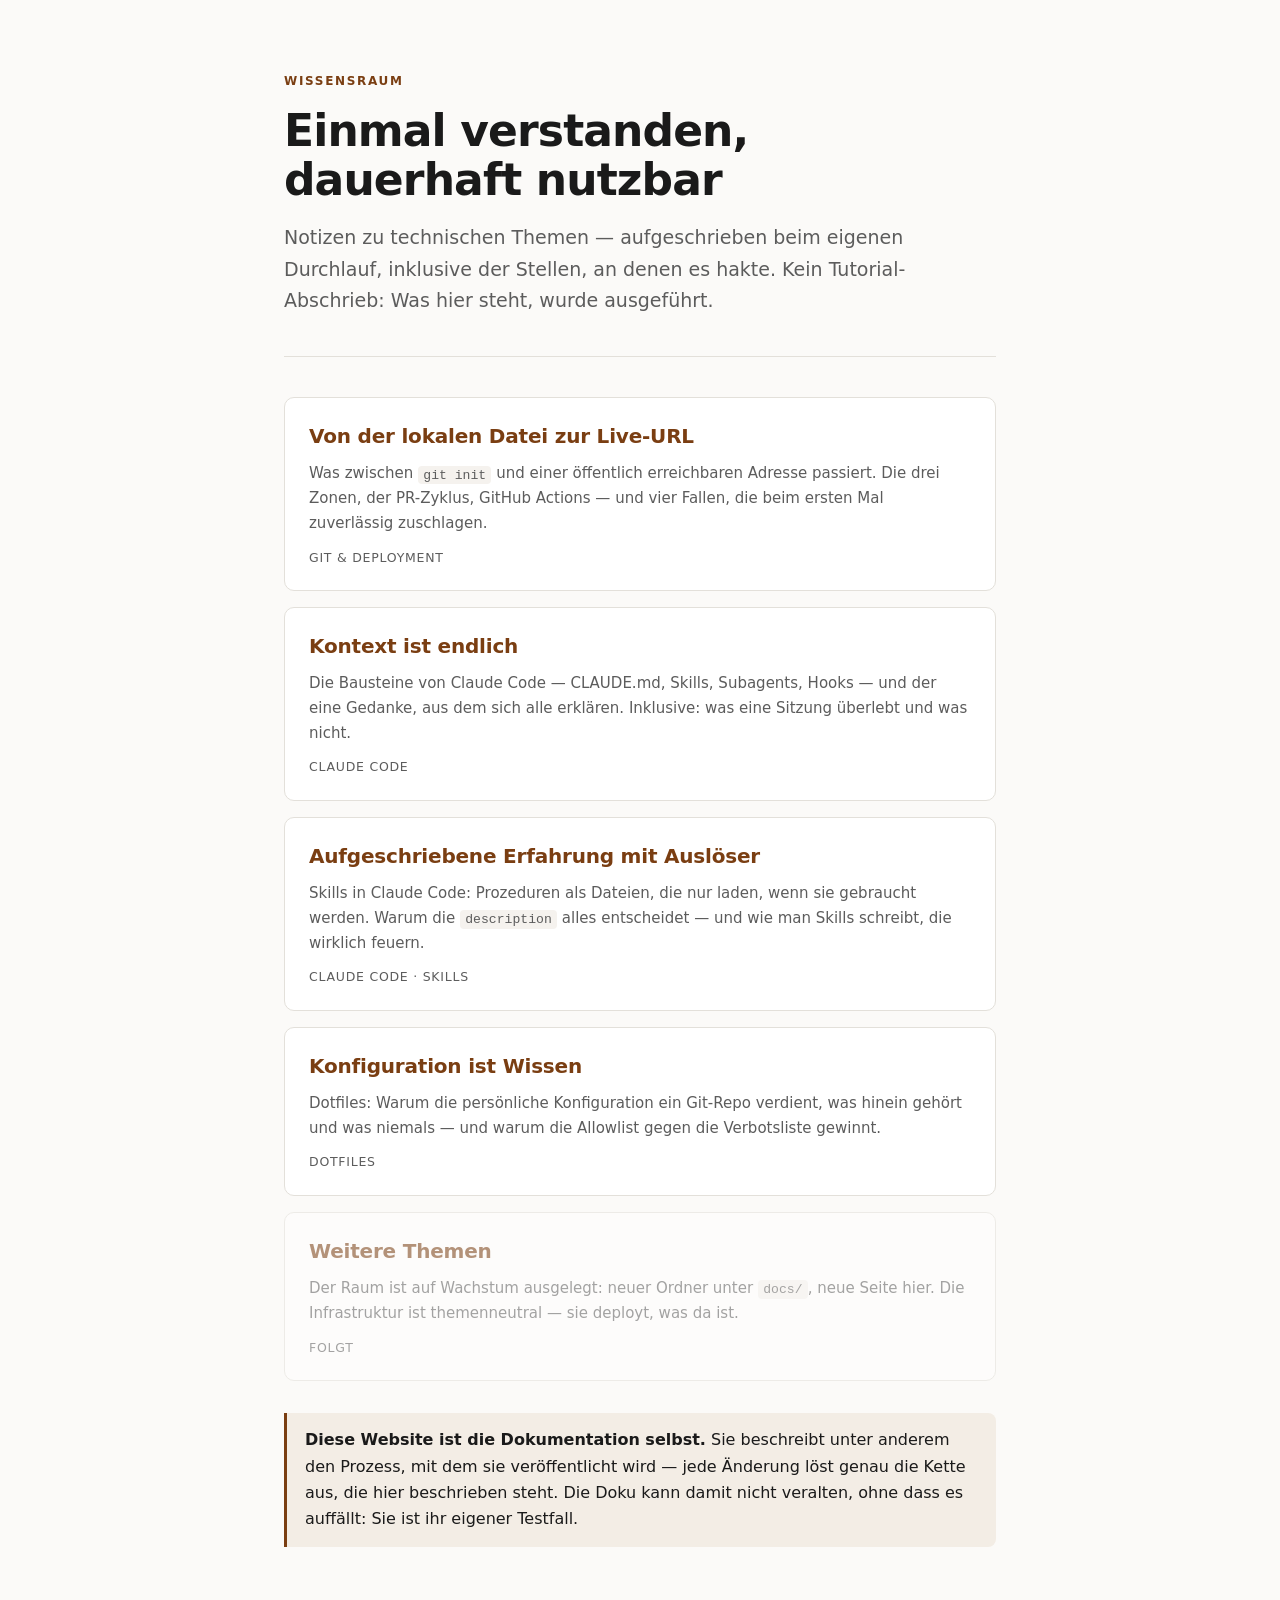
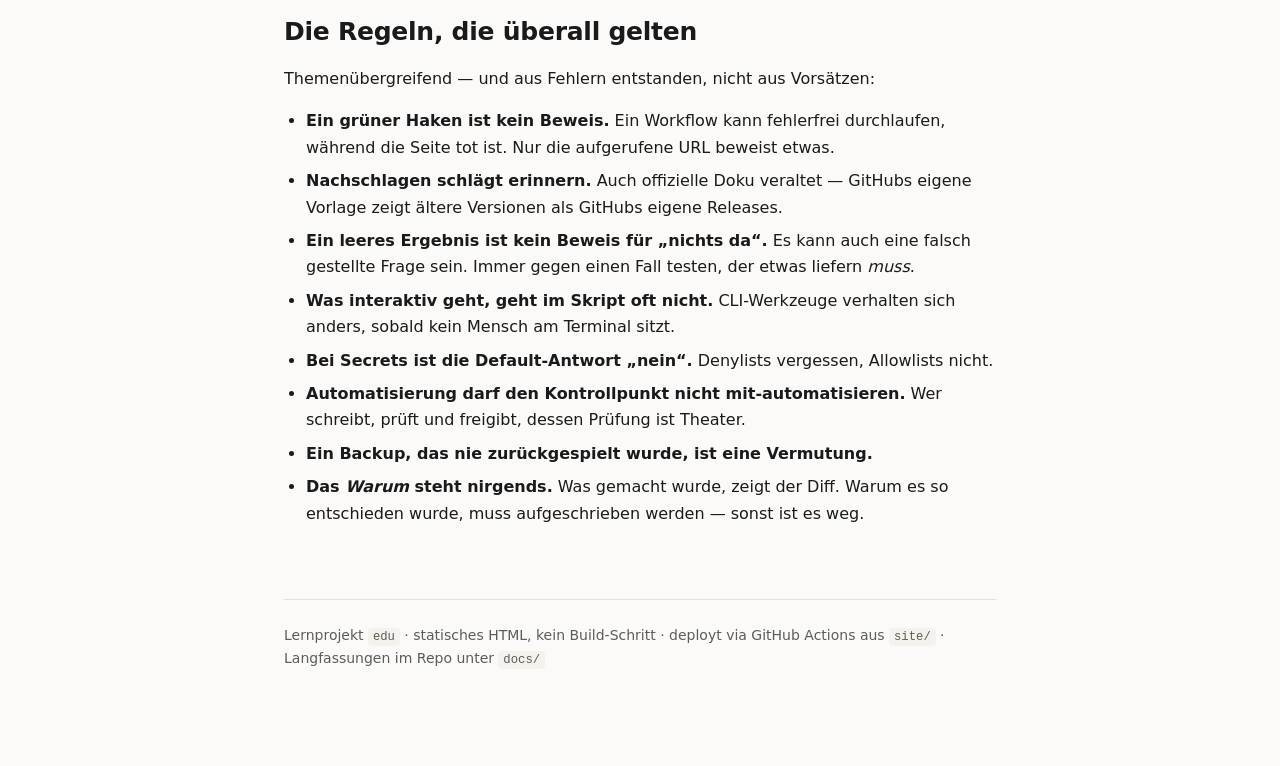
<file: site/index.html>
<!doctype html>
<html lang="de">
<head>
<meta charset="utf-8">
<meta name="viewport" content="width=device-width, initial-scale=1">
<title>edu — Wissensraum</title>
<meta name="description" content="Notizen zu technischen Themen, die einmal verstanden dauerhaft tragen. Aufgeschrieben beim eigenen Durchlauf.">
<link rel="stylesheet" href="style.css">
</head>
<body>
<div class="wrap">

<header>
  <p class="kicker">Wissensraum</p>
  <h1>Einmal verstanden,<br>dauerhaft nutzbar</h1>
  <p class="lede">
    Notizen zu technischen Themen — aufgeschrieben beim eigenen Durchlauf, inklusive der
    Stellen, an denen es hakte. Kein Tutorial-Abschrieb: Was hier steht, wurde ausgeführt.
  </p>
</header>

<div class="cards">

  <a class="card" href="git-deployment.html">
    <h2>Von der lokalen Datei zur Live-URL</h2>
    <p>
      Was zwischen <code>git init</code> und einer öffentlich erreichbaren Adresse passiert.
      Die drei Zonen, der PR-Zyklus, GitHub Actions — und vier Fallen, die beim ersten Mal
      zuverlässig zuschlagen.
    </p>
    <p class="meta">Git &amp; Deployment</p>
  </a>

  <a class="card" href="claude-code.html">
    <h2>Kontext ist endlich</h2>
    <p>
      Die Bausteine von Claude Code — CLAUDE.md, Skills, Subagents, Hooks — und der eine
      Gedanke, aus dem sich alle erklären. Inklusive: was eine Sitzung überlebt und was nicht.
    </p>
    <p class="meta">Claude Code</p>
  </a>

  <a class="card" href="claude-code-skills.html">
    <h2>Aufgeschriebene Erfahrung mit Auslöser</h2>
    <p>
      Skills in Claude Code: Prozeduren als Dateien, die nur laden, wenn sie gebraucht
      werden. Warum die <code>description</code> alles entscheidet — und wie man Skills
      schreibt, die wirklich feuern.
    </p>
    <p class="meta">Claude Code · Skills</p>
  </a>

  <a class="card" href="dotfiles.html">
    <h2>Konfiguration ist Wissen</h2>
    <p>
      Dotfiles: Warum die persönliche Konfiguration ein Git-Repo verdient, was hinein
      gehört und was niemals — und warum die Allowlist gegen die Verbotsliste gewinnt.
    </p>
    <p class="meta">Dotfiles</p>
  </a>

  <div class="card soon">
    <h2>Weitere Themen</h2>
    <p>
      Der Raum ist auf Wachstum ausgelegt: neuer Ordner unter <code>docs/</code>, neue Seite
      hier. Die Infrastruktur ist themenneutral — sie deployt, was da ist.
    </p>
    <p class="meta">folgt</p>
  </div>

</div>

<div class="note">
  <p><strong>Diese Website ist die Dokumentation selbst.</strong> Sie beschreibt unter anderem
  den Prozess, mit dem sie veröffentlicht wird — jede Änderung löst genau die Kette aus, die
  hier beschrieben steht. Die Doku kann damit nicht veralten, ohne dass es auffällt: Sie ist
  ihr eigener Testfall.</p>
</div>

<h2>Die Regeln, die überall gelten</h2>

<p>
  Themenübergreifend — und aus Fehlern entstanden, nicht aus Vorsätzen:
</p>

<ul>
  <li>
    <strong>Ein grüner Haken ist kein Beweis.</strong> Ein Workflow kann fehlerfrei
    durchlaufen, während die Seite tot ist. Nur die aufgerufene URL beweist etwas.
  </li>
  <li>
    <strong>Nachschlagen schlägt erinnern.</strong> Auch offizielle Doku veraltet — GitHubs
    eigene Vorlage zeigt ältere Versionen als GitHubs eigene Releases.
  </li>
  <li>
    <strong>Ein leeres Ergebnis ist kein Beweis für „nichts da“.</strong> Es kann auch eine
    falsch gestellte Frage sein. Immer gegen einen Fall testen, der etwas liefern <em>muss</em>.
  </li>
  <li>
    <strong>Was interaktiv geht, geht im Skript oft nicht.</strong> CLI-Werkzeuge verhalten
    sich anders, sobald kein Mensch am Terminal sitzt.
  </li>
  <li>
    <strong>Bei Secrets ist die Default-Antwort „nein“.</strong> Denylists vergessen,
    Allowlists nicht.
  </li>
  <li>
    <strong>Automatisierung darf den Kontrollpunkt nicht mit-automatisieren.</strong> Wer
    schreibt, prüft und freigibt, dessen Prüfung ist Theater.
  </li>
  <li>
    <strong>Ein Backup, das nie zurückgespielt wurde, ist eine Vermutung.</strong>
  </li>
  <li>
    <strong>Das <em>Warum</em> steht nirgends.</strong> Was gemacht wurde, zeigt der Diff.
    Warum es so entschieden wurde, muss aufgeschrieben werden — sonst ist es weg.
  </li>
</ul>

<footer>
  Lernprojekt <code>edu</code> · statisches HTML, kein Build-Schritt ·
  deployt via GitHub Actions aus <code>site/</code> ·
  Langfassungen im Repo unter <code>docs/</code>
</footer>

</div>
</body>
</html>
</file>
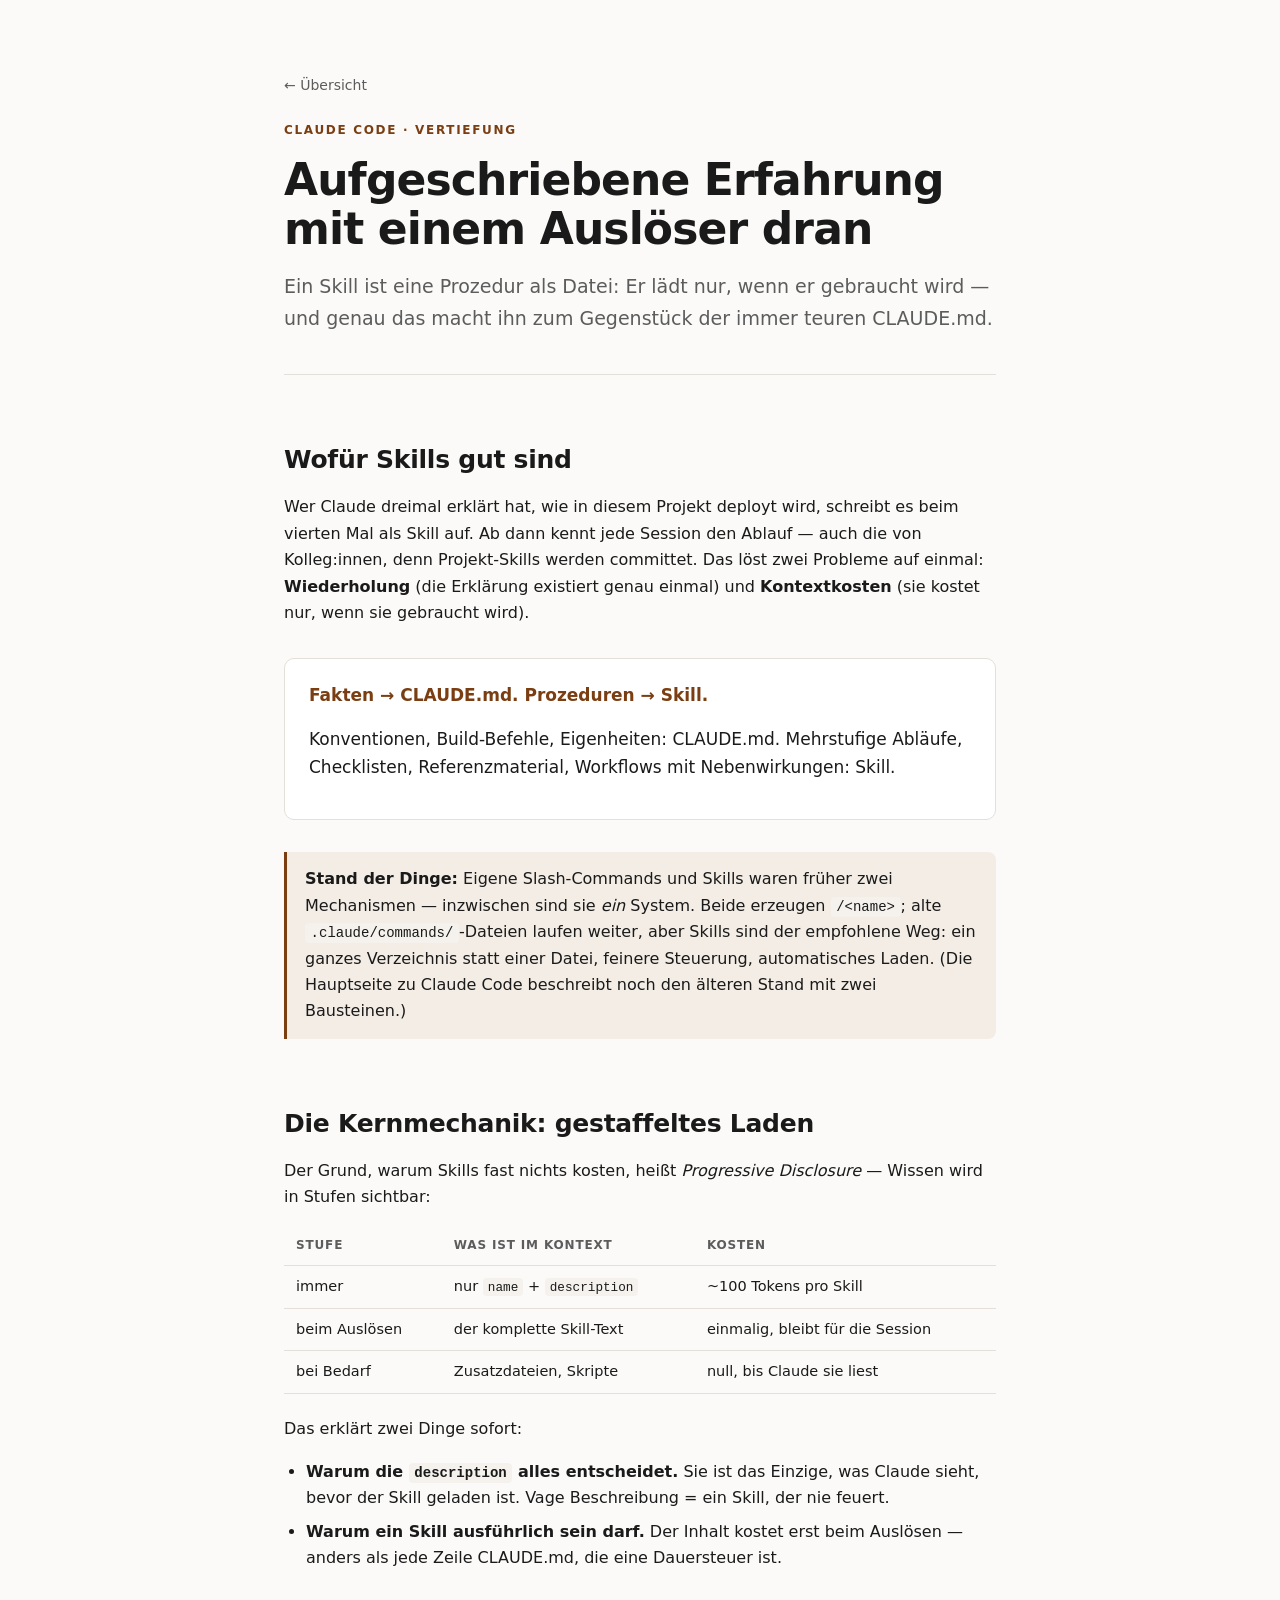
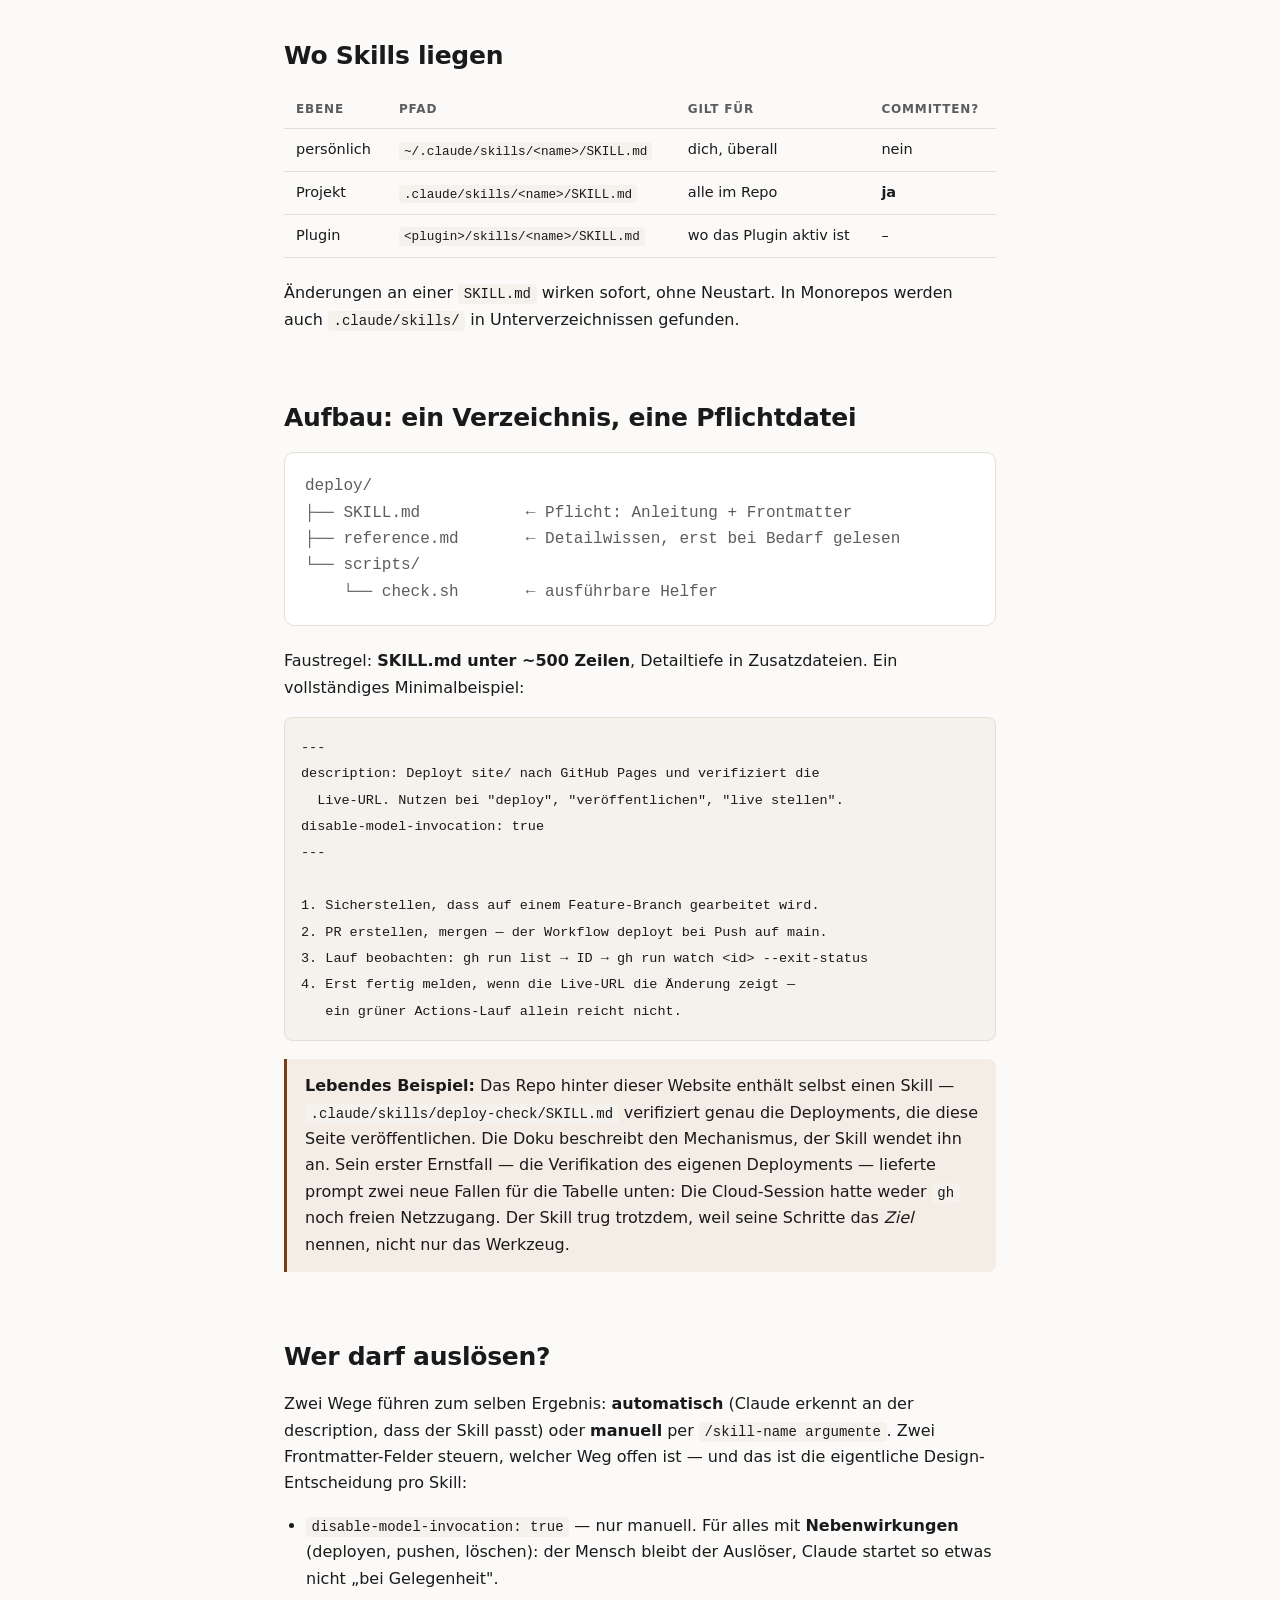
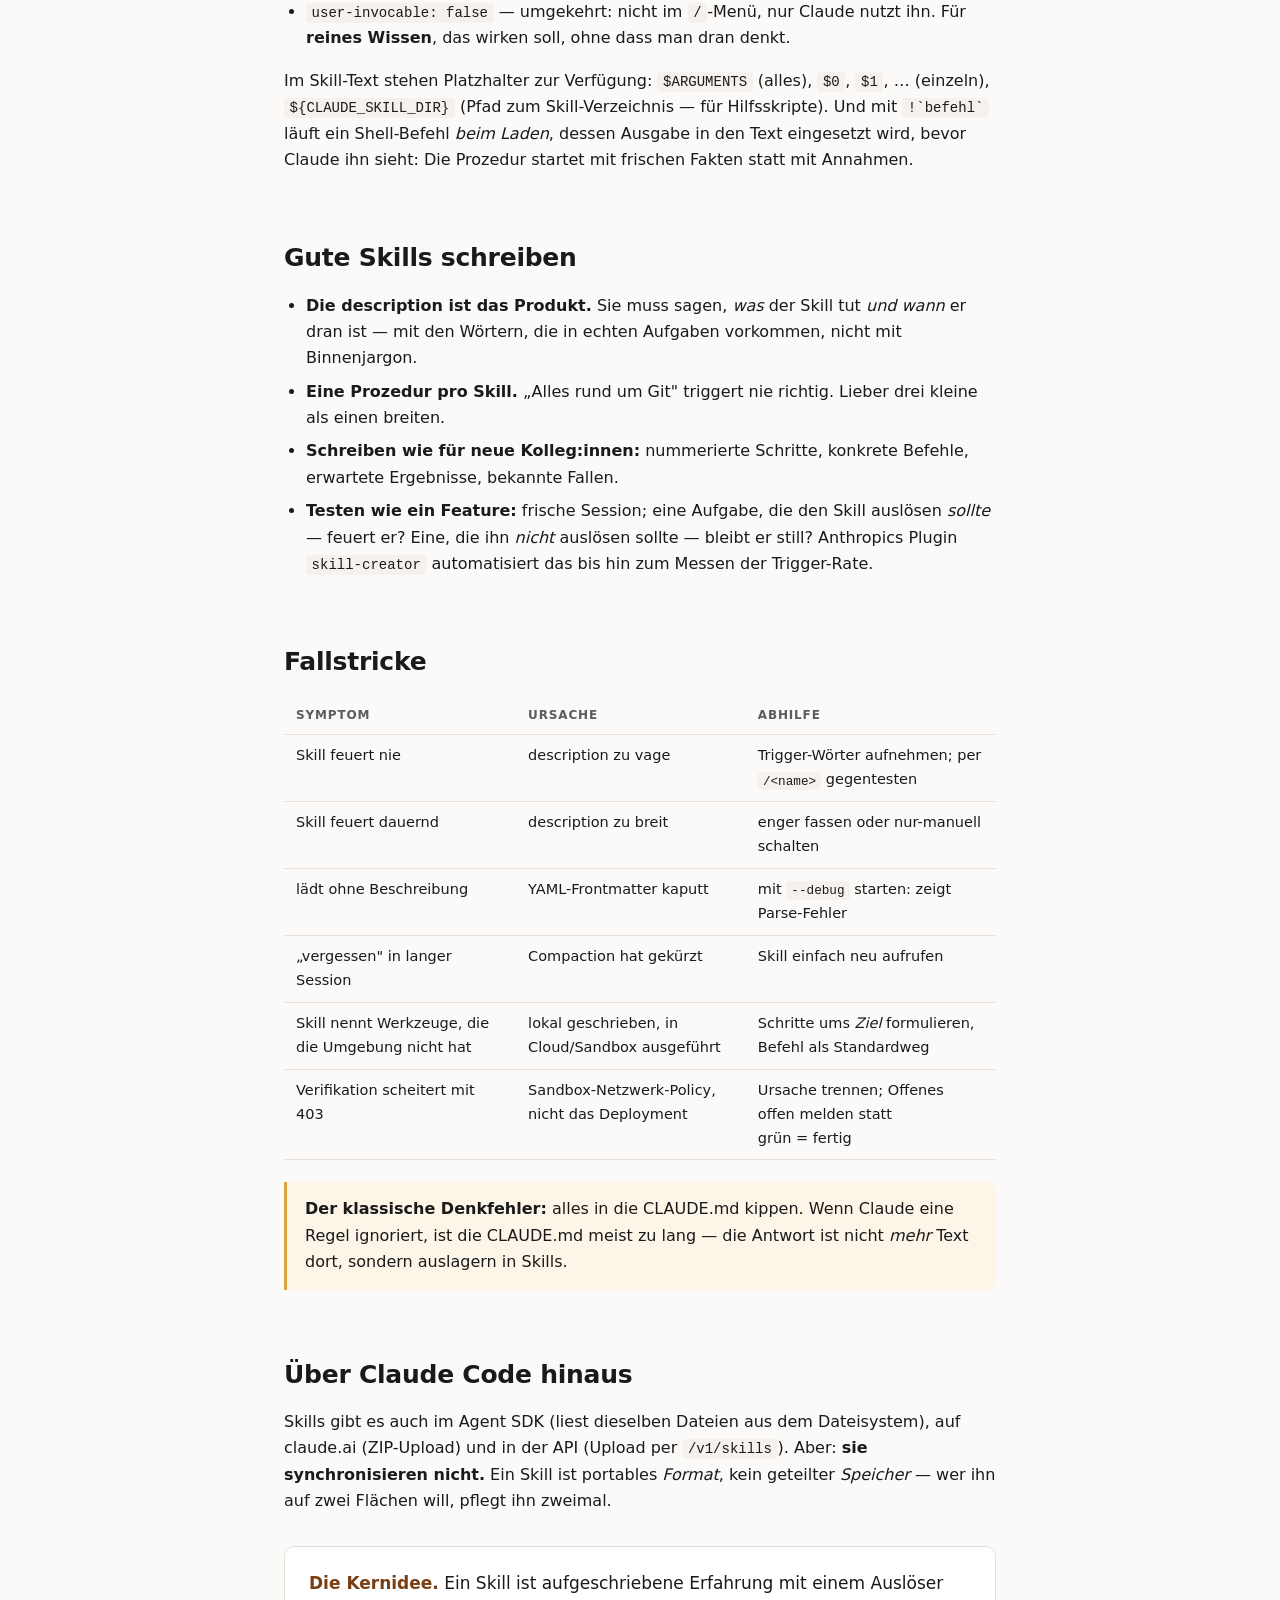
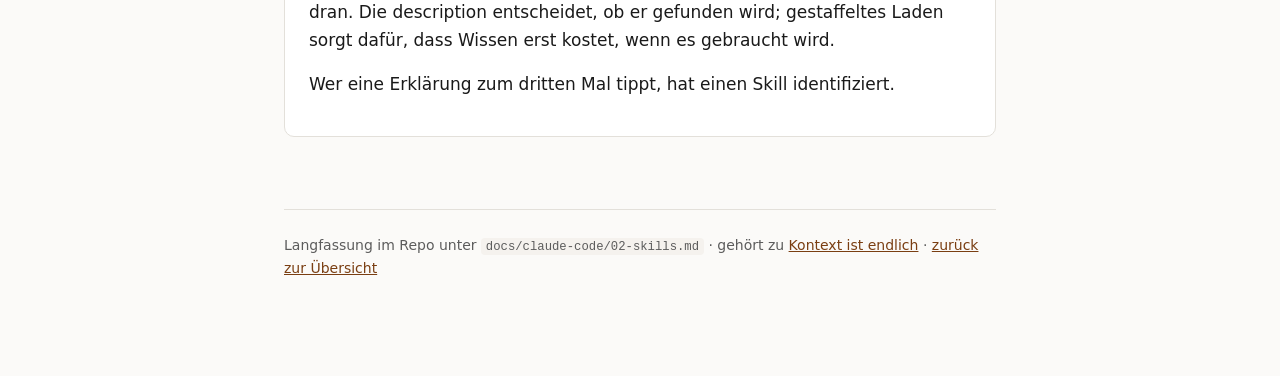
<file: site/claude-code-skills.html>
<!doctype html>
<html lang="de">
<head>
<meta charset="utf-8">
<meta name="viewport" content="width=device-width, initial-scale=1">
<title>Skills: Aufgeschriebene Erfahrung mit Auslöser — edu</title>
<meta name="description" content="Was Claude-Code-Skills sind, warum sie fast nichts kosten, und wie man welche schreibt, die wirklich feuern.">
<link rel="stylesheet" href="style.css">
</head>
<body>
<div class="wrap">

<header>
  <a class="back" href="index.html">← Übersicht</a>
  <p class="kicker">Claude Code · Vertiefung</p>
  <h1>Aufgeschriebene Erfahrung<br>mit einem Auslöser dran</h1>
  <p class="lede">
    Ein Skill ist eine Prozedur als Datei: Er lädt nur, wenn er gebraucht wird — und
    genau das macht ihn zum Gegenstück der immer teuren CLAUDE.md.
  </p>
</header>

<h2>Wofür Skills gut sind</h2>

<p>
  Wer Claude dreimal erklärt hat, wie in diesem Projekt deployt wird, schreibt es beim
  vierten Mal als Skill auf. Ab dann kennt jede Session den Ablauf — auch die von
  Kolleg:innen, denn Projekt-Skills werden committet. Das löst zwei Probleme auf einmal:
  <strong>Wiederholung</strong> (die Erklärung existiert genau einmal) und
  <strong>Kontextkosten</strong> (sie kostet nur, wenn sie gebraucht wird).
</p>

<div class="key">
  <p><strong>Fakten → CLAUDE.md. Prozeduren → Skill.</strong></p>
  <p style="margin-top:12px">
    Konventionen, Build-Befehle, Eigenheiten: CLAUDE.md. Mehrstufige Abläufe, Checklisten,
    Referenzmaterial, Workflows mit Nebenwirkungen: Skill.
  </p>
</div>

<div class="note">
  <p><strong>Stand der Dinge:</strong> Eigene Slash-Commands und Skills waren früher zwei
  Mechanismen — inzwischen sind sie <em>ein</em> System. Beide erzeugen
  <code>/&lt;name&gt;</code>; alte <code>.claude/commands/</code>-Dateien laufen weiter,
  aber Skills sind der empfohlene Weg: ein ganzes Verzeichnis statt einer Datei, feinere
  Steuerung, automatisches Laden. (Die Hauptseite zu Claude Code beschreibt noch den
  älteren Stand mit zwei Bausteinen.)</p>
</div>

<h2>Die Kernmechanik: gestaffeltes Laden</h2>

<p>
  Der Grund, warum Skills fast nichts kosten, heißt <em>Progressive Disclosure</em> —
  Wissen wird in Stufen sichtbar:
</p>

<div class="tbl">
<table>
  <tr><th>Stufe</th><th>Was ist im Kontext</th><th>Kosten</th></tr>
  <tr><td>immer</td><td>nur <code>name</code> + <code>description</code></td><td>~100 Tokens pro Skill</td></tr>
  <tr><td>beim Auslösen</td><td>der komplette Skill-Text</td><td>einmalig, bleibt für die Session</td></tr>
  <tr><td>bei Bedarf</td><td>Zusatzdateien, Skripte</td><td>null, bis Claude sie liest</td></tr>
</table>
</div>

<p>Das erklärt zwei Dinge sofort:</p>

<ul>
  <li><strong>Warum die <code>description</code> alles entscheidet.</strong> Sie ist das
  Einzige, was Claude sieht, bevor der Skill geladen ist. Vage Beschreibung = ein Skill,
  der nie feuert.</li>
  <li><strong>Warum ein Skill ausführlich sein darf.</strong> Der Inhalt kostet erst beim
  Auslösen — anders als jede Zeile CLAUDE.md, die eine Dauersteuer ist.</li>
</ul>

<h2>Wo Skills liegen</h2>

<div class="tbl">
<table>
  <tr><th>Ebene</th><th>Pfad</th><th>Gilt für</th><th>Committen?</th></tr>
  <tr><td>persönlich</td><td><code>~/.claude/skills/&lt;name&gt;/SKILL.md</code></td><td>dich, überall</td><td>nein</td></tr>
  <tr><td>Projekt</td><td><code>.claude/skills/&lt;name&gt;/SKILL.md</code></td><td>alle im Repo</td><td><strong>ja</strong></td></tr>
  <tr><td>Plugin</td><td><code>&lt;plugin&gt;/skills/&lt;name&gt;/SKILL.md</code></td><td>wo das Plugin aktiv ist</td><td>–</td></tr>
</table>
</div>

<p>
  Änderungen an einer <code>SKILL.md</code> wirken sofort, ohne Neustart. In Monorepos
  werden auch <code>.claude/skills/</code> in Unterverzeichnissen gefunden.
</p>

<h2>Aufbau: ein Verzeichnis, eine Pflichtdatei</h2>

<div class="flow">
<pre>deploy/
├── SKILL.md           ← Pflicht: Anleitung + Frontmatter
├── reference.md       ← Detailwissen, erst bei Bedarf gelesen
└── scripts/
    └── check.sh       ← ausführbare Helfer</pre>
</div>

<p>
  Faustregel: <strong>SKILL.md unter ~500 Zeilen</strong>, Detailtiefe in Zusatzdateien.
  Ein vollständiges Minimalbeispiel:
</p>

<pre><code>---
description: Deployt site/ nach GitHub Pages und verifiziert die
  Live-URL. Nutzen bei "deploy", "veröffentlichen", "live stellen".
disable-model-invocation: true
---

1. Sicherstellen, dass auf einem Feature-Branch gearbeitet wird.
2. PR erstellen, mergen — der Workflow deployt bei Push auf main.
3. Lauf beobachten: gh run list → ID → gh run watch &lt;id&gt; --exit-status
4. Erst fertig melden, wenn die Live-URL die Änderung zeigt —
   ein grüner Actions-Lauf allein reicht nicht.</code></pre>

<div class="note">
  <p><strong>Lebendes Beispiel:</strong> Das Repo hinter dieser Website enthält selbst
  einen Skill — <code>.claude/skills/deploy-check/SKILL.md</code> verifiziert genau die
  Deployments, die diese Seite veröffentlichen. Die Doku beschreibt den Mechanismus, der
  Skill wendet ihn an. Sein erster Ernstfall — die Verifikation des eigenen Deployments —
  lieferte prompt zwei neue Fallen für die Tabelle unten: Die Cloud-Session hatte weder
  <code>gh</code> noch freien Netzzugang. Der Skill trug trotzdem, weil seine Schritte
  das <em>Ziel</em> nennen, nicht nur das Werkzeug.</p>
</div>

<h2>Wer darf auslösen?</h2>

<p>
  Zwei Wege führen zum selben Ergebnis: <strong>automatisch</strong> (Claude erkennt an
  der description, dass der Skill passt) oder <strong>manuell</strong> per
  <code>/skill-name argumente</code>. Zwei Frontmatter-Felder steuern, welcher Weg offen
  ist — und das ist die eigentliche Design-Entscheidung pro Skill:
</p>

<ul>
  <li><code>disable-model-invocation: true</code> — nur manuell. Für alles mit
  <strong>Nebenwirkungen</strong> (deployen, pushen, löschen): der Mensch bleibt der
  Auslöser, Claude startet so etwas nicht „bei Gelegenheit".</li>
  <li><code>user-invocable: false</code> — umgekehrt: nicht im <code>/</code>-Menü, nur
  Claude nutzt ihn. Für <strong>reines Wissen</strong>, das wirken soll, ohne dass man
  dran denkt.</li>
</ul>

<p>
  Im Skill-Text stehen Platzhalter zur Verfügung: <code>$ARGUMENTS</code> (alles),
  <code>$0</code>, <code>$1</code>, … (einzeln), <code>${CLAUDE_SKILL_DIR}</code> (Pfad
  zum Skill-Verzeichnis — für Hilfsskripte). Und mit
  <code>!`befehl`</code> läuft ein Shell-Befehl <em>beim Laden</em>, dessen Ausgabe in
  den Text eingesetzt wird, bevor Claude ihn sieht: Die Prozedur startet mit frischen
  Fakten statt mit Annahmen.
</p>

<h2>Gute Skills schreiben</h2>

<ul>
  <li><strong>Die description ist das Produkt.</strong> Sie muss sagen, <em>was</em> der
  Skill tut <em>und wann</em> er dran ist — mit den Wörtern, die in echten Aufgaben
  vorkommen, nicht mit Binnenjargon.</li>
  <li><strong>Eine Prozedur pro Skill.</strong> „Alles rund um Git" triggert nie richtig.
  Lieber drei kleine als einen breiten.</li>
  <li><strong>Schreiben wie für neue Kolleg:innen:</strong> nummerierte Schritte, konkrete
  Befehle, erwartete Ergebnisse, bekannte Fallen.</li>
  <li><strong>Testen wie ein Feature:</strong> frische Session; eine Aufgabe, die den
  Skill auslösen <em>sollte</em> — feuert er? Eine, die ihn <em>nicht</em> auslösen
  sollte — bleibt er still? Anthropics Plugin <code>skill-creator</code> automatisiert
  das bis hin zum Messen der Trigger-Rate.</li>
</ul>

<h2>Fallstricke</h2>

<div class="tbl">
<table>
  <tr><th>Symptom</th><th>Ursache</th><th>Abhilfe</th></tr>
  <tr><td>Skill feuert nie</td><td>description zu vage</td><td>Trigger-Wörter aufnehmen; per <code>/&lt;name&gt;</code> gegentesten</td></tr>
  <tr><td>Skill feuert dauernd</td><td>description zu breit</td><td>enger fassen oder nur-manuell schalten</td></tr>
  <tr><td>lädt ohne Beschreibung</td><td>YAML-Frontmatter kaputt</td><td>mit <code>--debug</code> starten: zeigt Parse-Fehler</td></tr>
  <tr><td>„vergessen" in langer Session</td><td>Compaction hat gekürzt</td><td>Skill einfach neu aufrufen</td></tr>
  <tr><td>Skill nennt Werkzeuge, die die Umgebung nicht hat</td><td>lokal geschrieben, in Cloud/Sandbox ausgeführt</td><td>Schritte ums <em>Ziel</em> formulieren, Befehl als Standardweg</td></tr>
  <tr><td>Verifikation scheitert mit 403</td><td>Sandbox-Netzwerk-Policy, nicht das Deployment</td><td>Ursache trennen; Offenes offen melden statt grün&nbsp;=&nbsp;fertig</td></tr>
</table>
</div>

<div class="warn">
  <p><strong>Der klassische Denkfehler:</strong> alles in die CLAUDE.md kippen. Wenn Claude
  eine Regel ignoriert, ist die CLAUDE.md meist zu lang — die Antwort ist nicht
  <em>mehr</em> Text dort, sondern auslagern in Skills.</p>
</div>

<h2>Über Claude Code hinaus</h2>

<p>
  Skills gibt es auch im Agent SDK (liest dieselben Dateien aus dem Dateisystem), auf
  claude.ai (ZIP-Upload) und in der API (Upload per <code>/v1/skills</code>). Aber:
  <strong>sie synchronisieren nicht.</strong> Ein Skill ist portables <em>Format</em>,
  kein geteilter <em>Speicher</em> — wer ihn auf zwei Flächen will, pflegt ihn zweimal.
</p>

<div class="key">
  <p><strong>Die Kernidee.</strong> Ein Skill ist aufgeschriebene Erfahrung mit einem
  Auslöser dran. Die description entscheidet, ob er gefunden wird; gestaffeltes Laden
  sorgt dafür, dass Wissen erst kostet, wenn es gebraucht wird.</p>
  <p style="margin-top:12px">Wer eine Erklärung zum dritten Mal tippt, hat einen Skill
  identifiziert.</p>
</div>

<footer>
  Langfassung im Repo unter <code>docs/claude-code/02-skills.md</code> ·
  gehört zu <a href="claude-code.html">Kontext ist endlich</a> ·
  <a href="index.html">zurück zur Übersicht</a>
</footer>

</div>
</body>
</html>
</file>
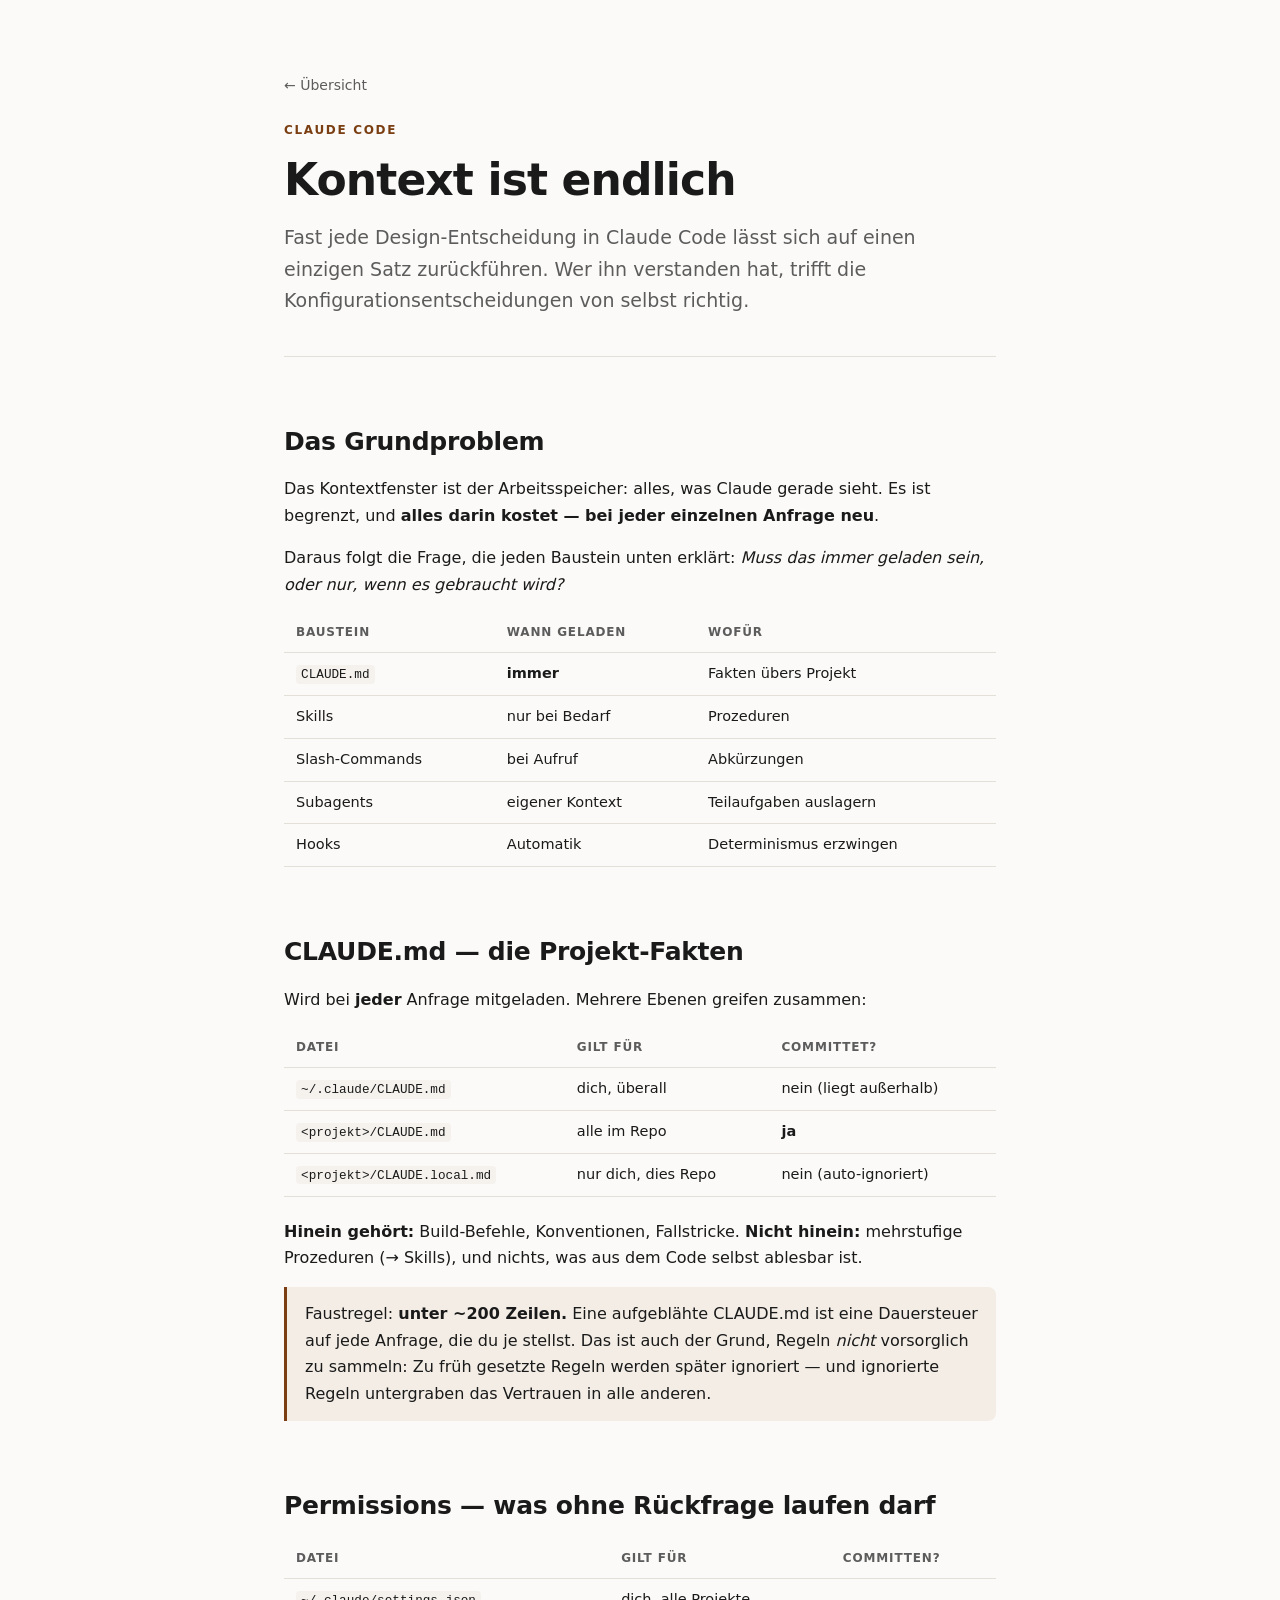
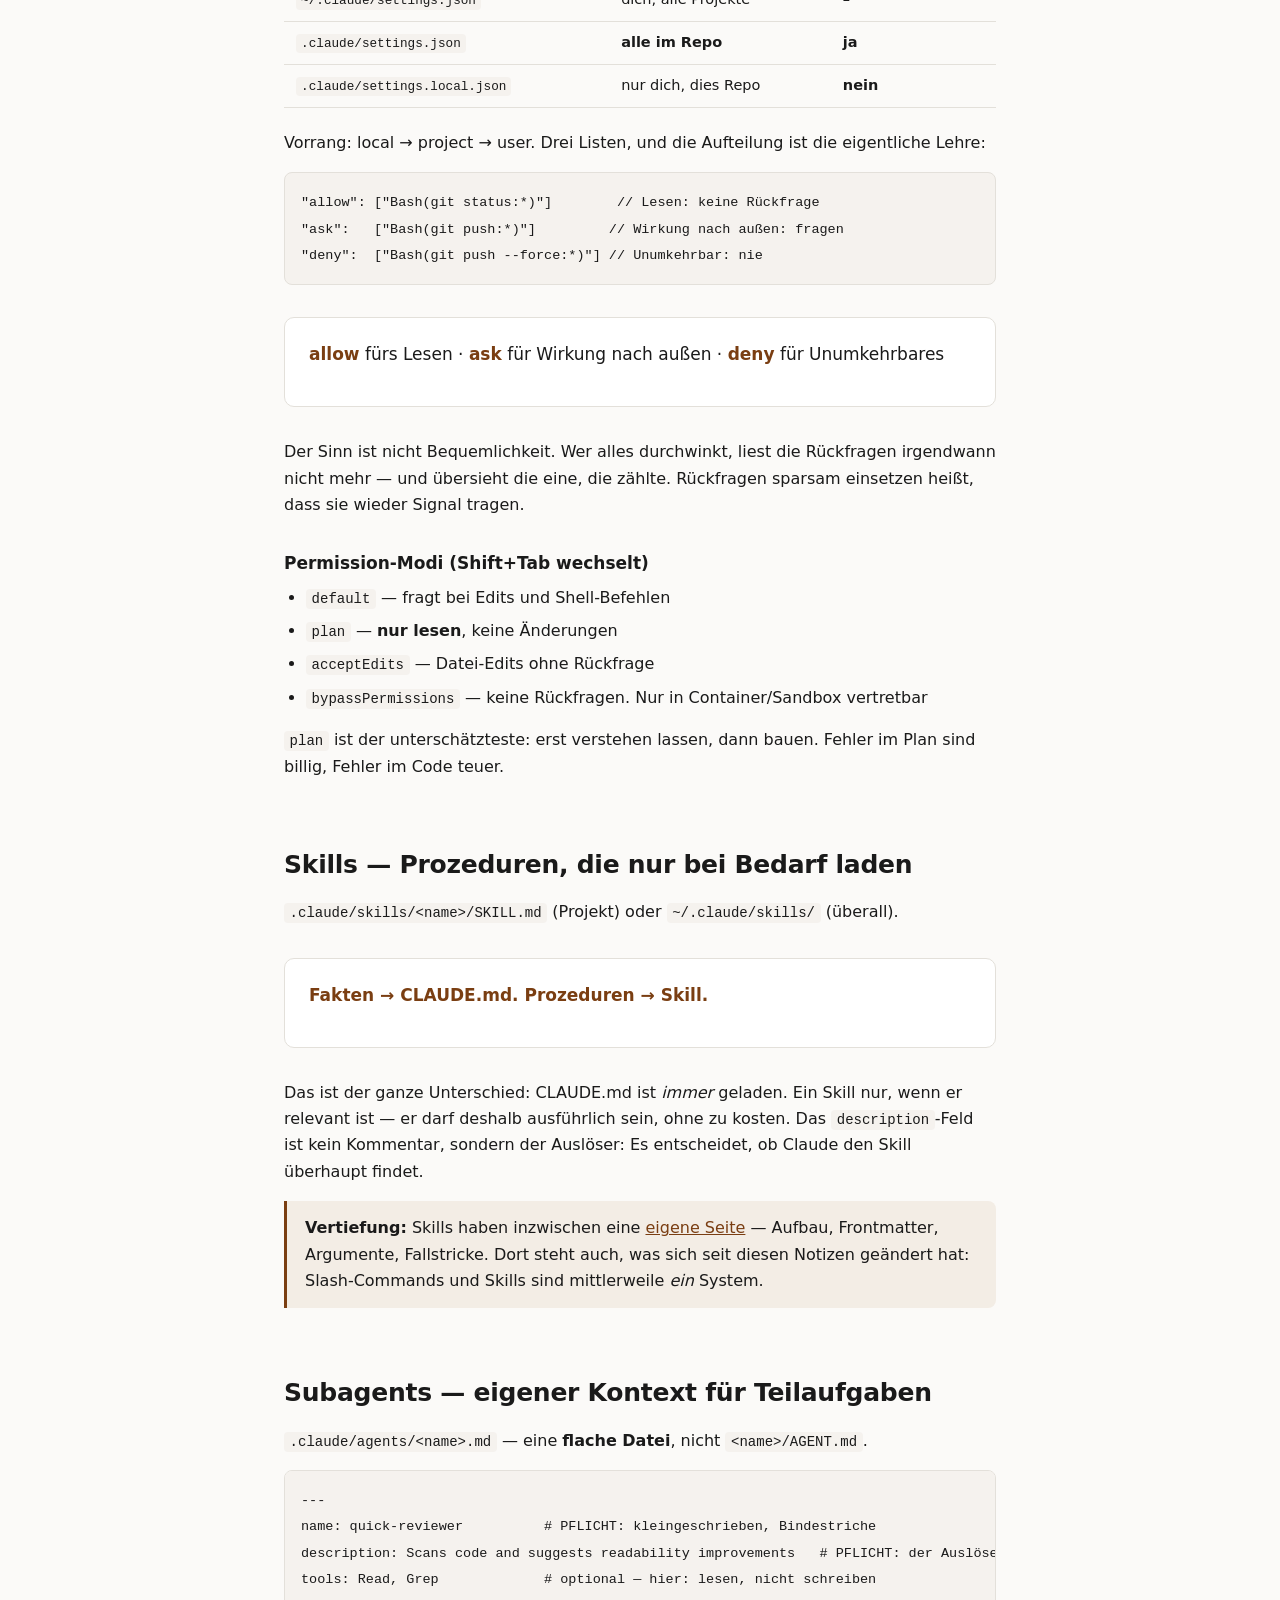
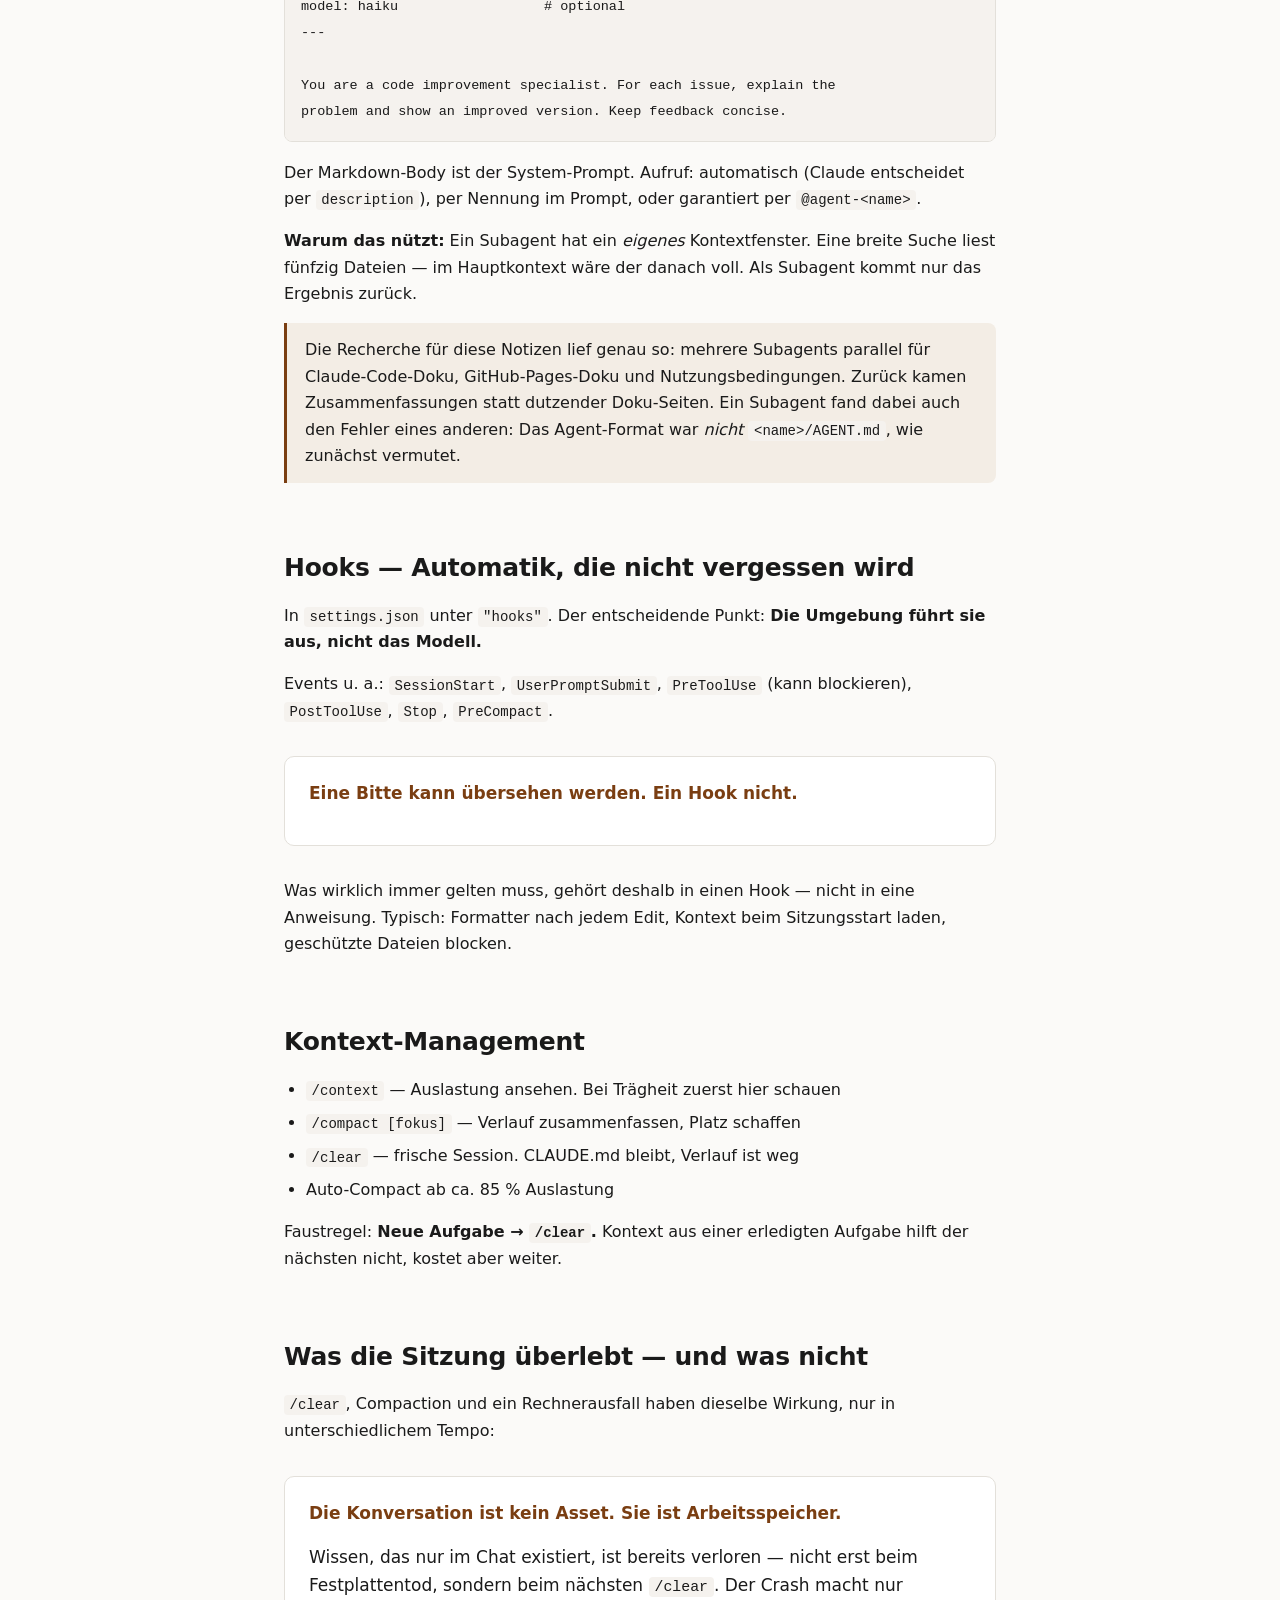
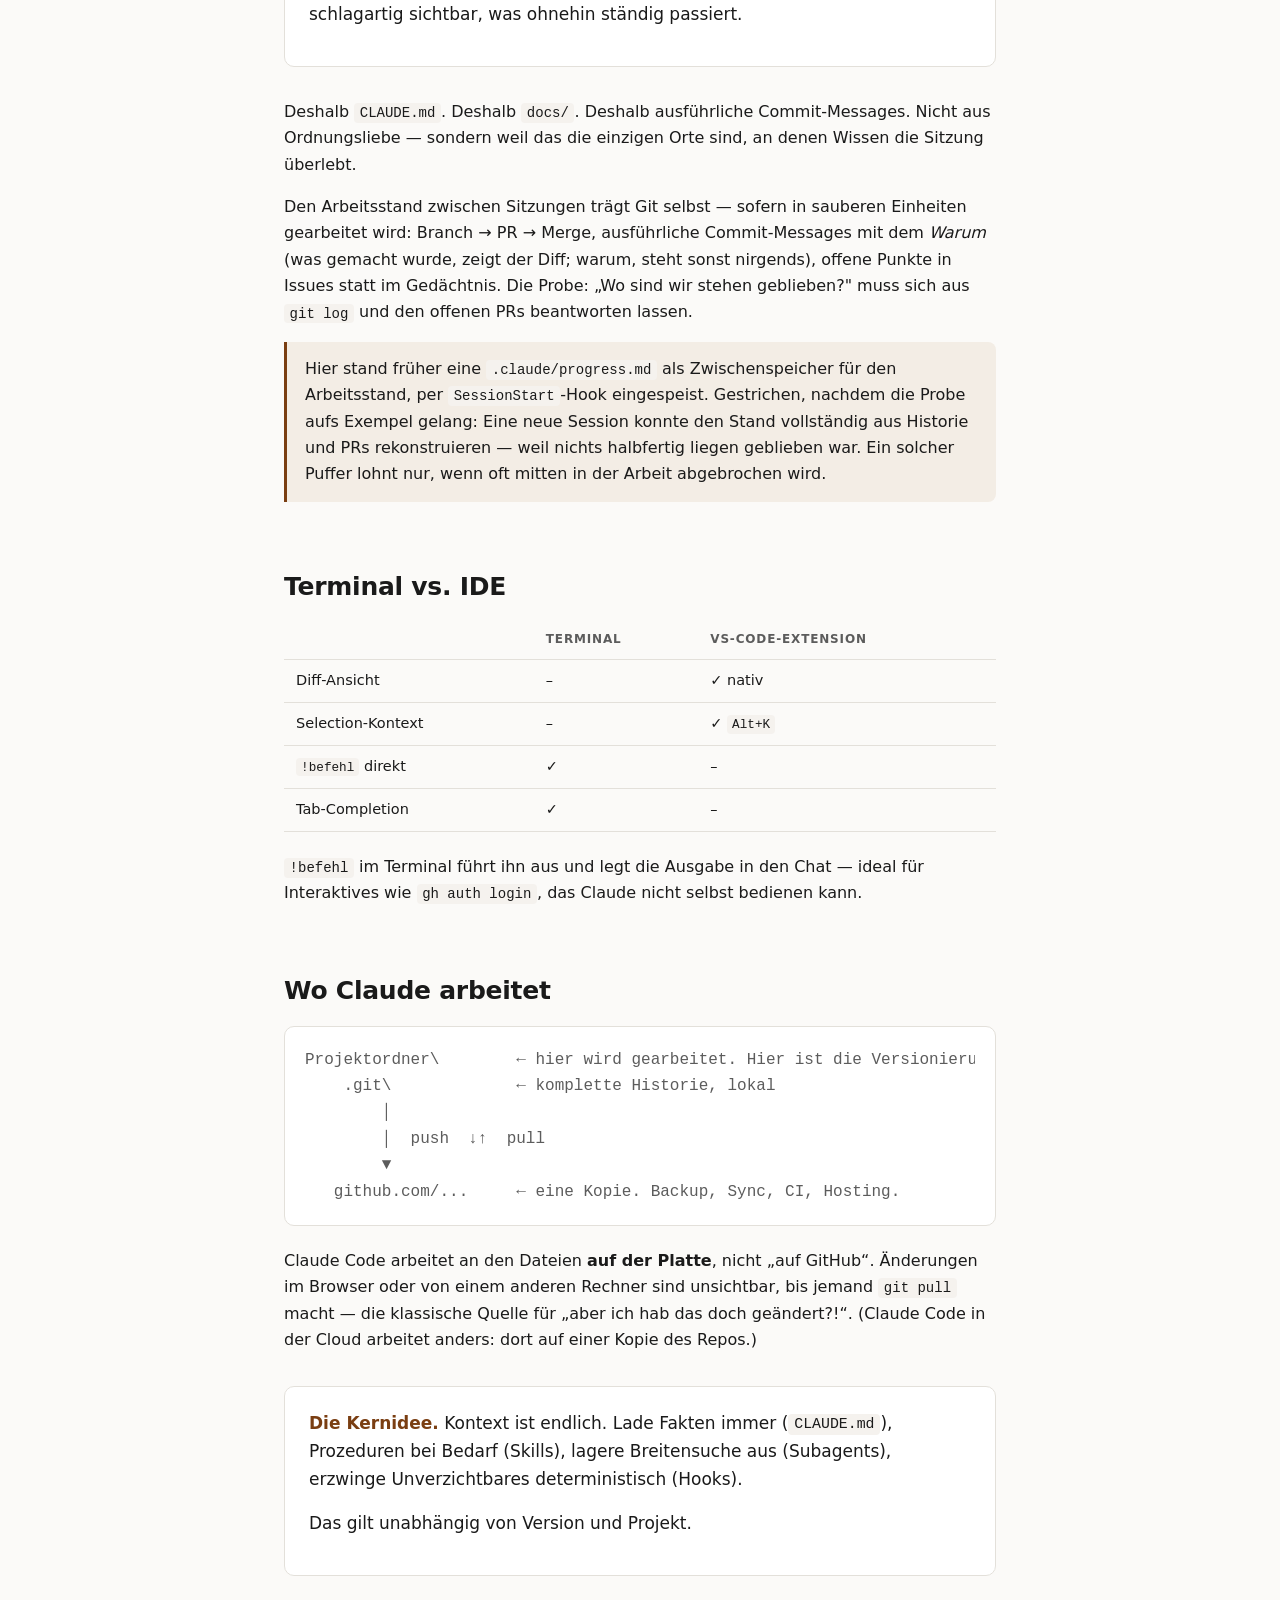
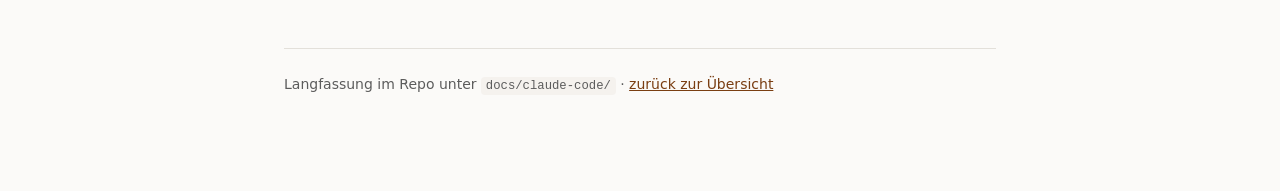
<file: site/claude-code.html>
<!doctype html>
<html lang="de">
<head>
<meta charset="utf-8">
<meta name="viewport" content="width=device-width, initial-scale=1">
<title>Claude Code: Kontext ist endlich — edu</title>
<meta name="description" content="Die Bausteine von Claude Code — CLAUDE.md, Skills, Subagents, Hooks — und der eine Gedanke, der sie alle erklärt.">
<link rel="stylesheet" href="style.css">
</head>
<body>
<div class="wrap">

<header>
  <a class="back" href="index.html">← Übersicht</a>
  <p class="kicker">Claude Code</p>
  <h1>Kontext ist endlich</h1>
  <p class="lede">
    Fast jede Design-Entscheidung in Claude Code lässt sich auf einen einzigen Satz
    zurückführen. Wer ihn verstanden hat, trifft die Konfigurationsentscheidungen von selbst
    richtig.
  </p>
</header>

<h2>Das Grundproblem</h2>

<p>
  Das Kontextfenster ist der Arbeitsspeicher: alles, was Claude gerade sieht. Es ist begrenzt,
  und <strong>alles darin kostet — bei jeder einzelnen Anfrage neu</strong>.
</p>

<p>
  Daraus folgt die Frage, die jeden Baustein unten erklärt:
  <em>Muss das immer geladen sein, oder nur, wenn es gebraucht wird?</em>
</p>

<div class="tbl">
<table>
  <tr><th>Baustein</th><th>Wann geladen</th><th>Wofür</th></tr>
  <tr><td><code>CLAUDE.md</code></td><td><strong>immer</strong></td><td>Fakten übers Projekt</td></tr>
  <tr><td>Skills</td><td>nur bei Bedarf</td><td>Prozeduren</td></tr>
  <tr><td>Slash-Commands</td><td>bei Aufruf</td><td>Abkürzungen</td></tr>
  <tr><td>Subagents</td><td>eigener Kontext</td><td>Teilaufgaben auslagern</td></tr>
  <tr><td>Hooks</td><td>Automatik</td><td>Determinismus erzwingen</td></tr>
</table>
</div>

<h2>CLAUDE.md — die Projekt-Fakten</h2>

<p>Wird bei <strong>jeder</strong> Anfrage mitgeladen. Mehrere Ebenen greifen zusammen:</p>

<div class="tbl">
<table>
  <tr><th>Datei</th><th>Gilt für</th><th>Committet?</th></tr>
  <tr><td><code>~/.claude/CLAUDE.md</code></td><td>dich, überall</td><td>nein (liegt außerhalb)</td></tr>
  <tr><td><code>&lt;projekt&gt;/CLAUDE.md</code></td><td>alle im Repo</td><td><strong>ja</strong></td></tr>
  <tr><td><code>&lt;projekt&gt;/CLAUDE.local.md</code></td><td>nur dich, dies Repo</td><td>nein (auto-ignoriert)</td></tr>
</table>
</div>

<p>
  <strong>Hinein gehört:</strong> Build-Befehle, Konventionen, Fallstricke.
  <strong>Nicht hinein:</strong> mehrstufige Prozeduren (→ Skills), und nichts, was aus dem
  Code selbst ablesbar ist.
</p>

<div class="note">
  <p>Faustregel: <strong>unter ~200 Zeilen.</strong> Eine aufgeblähte CLAUDE.md ist eine
  Dauersteuer auf jede Anfrage, die du je stellst. Das ist auch der Grund, Regeln <em>nicht</em>
  vorsorglich zu sammeln: Zu früh gesetzte Regeln werden später ignoriert — und ignorierte
  Regeln untergraben das Vertrauen in alle anderen.</p>
</div>

<h2>Permissions — was ohne Rückfrage laufen darf</h2>

<div class="tbl">
<table>
  <tr><th>Datei</th><th>Gilt für</th><th>Committen?</th></tr>
  <tr><td><code>~/.claude/settings.json</code></td><td>dich, alle Projekte</td><td>–</td></tr>
  <tr><td><code>.claude/settings.json</code></td><td><strong>alle im Repo</strong></td><td><strong>ja</strong></td></tr>
  <tr><td><code>.claude/settings.local.json</code></td><td>nur dich, dies Repo</td><td><strong>nein</strong></td></tr>
</table>
</div>

<p>Vorrang: local → project → user. Drei Listen, und die Aufteilung ist die eigentliche Lehre:</p>

<pre><code>"allow": ["Bash(git status:*)"]        // Lesen: keine Rückfrage
"ask":   ["Bash(git push:*)"]         // Wirkung nach außen: fragen
"deny":  ["Bash(git push --force:*)"] // Unumkehrbar: nie</code></pre>

<div class="key">
  <p><strong>allow</strong> fürs Lesen · <strong>ask</strong> für Wirkung nach außen ·
  <strong>deny</strong> für Unumkehrbares</p>
</div>

<p>
  Der Sinn ist nicht Bequemlichkeit. Wer alles durchwinkt, liest die Rückfragen irgendwann
  nicht mehr — und übersieht die eine, die zählte. Rückfragen sparsam einsetzen heißt, dass
  sie wieder Signal tragen.
</p>

<h3>Permission-Modi (Shift+Tab wechselt)</h3>
<ul>
  <li><code>default</code> — fragt bei Edits und Shell-Befehlen</li>
  <li><code>plan</code> — <strong>nur lesen</strong>, keine Änderungen</li>
  <li><code>acceptEdits</code> — Datei-Edits ohne Rückfrage</li>
  <li><code>bypassPermissions</code> — keine Rückfragen. Nur in Container/Sandbox vertretbar</li>
</ul>
<p>
  <code>plan</code> ist der unterschätzteste: erst verstehen lassen, dann bauen. Fehler im
  Plan sind billig, Fehler im Code teuer.
</p>

<h2>Skills — Prozeduren, die nur bei Bedarf laden</h2>

<p>
  <code>.claude/skills/&lt;name&gt;/SKILL.md</code> (Projekt) oder <code>~/.claude/skills/</code>
  (überall).
</p>

<div class="key">
  <p><strong>Fakten → CLAUDE.md. Prozeduren → Skill.</strong></p>
</div>

<p>
  Das ist der ganze Unterschied: CLAUDE.md ist <em>immer</em> geladen. Ein Skill nur, wenn er
  relevant ist — er darf deshalb ausführlich sein, ohne zu kosten. Das
  <code>description</code>-Feld ist kein Kommentar, sondern der Auslöser: Es entscheidet, ob
  Claude den Skill überhaupt findet.
</p>

<div class="note">
  <p><strong>Vertiefung:</strong> Skills haben inzwischen eine
  <a href="claude-code-skills.html">eigene Seite</a> — Aufbau, Frontmatter, Argumente,
  Fallstricke. Dort steht auch, was sich seit diesen Notizen geändert hat: Slash-Commands
  und Skills sind mittlerweile <em>ein</em> System.</p>
</div>

<h2>Subagents — eigener Kontext für Teilaufgaben</h2>

<p>
  <code>.claude/agents/&lt;name&gt;.md</code> — eine <strong>flache Datei</strong>, nicht
  <code>&lt;name&gt;/AGENT.md</code>.
</p>

<pre><code>---
name: quick-reviewer          # PFLICHT: kleingeschrieben, Bindestriche
description: Scans code and suggests readability improvements   # PFLICHT: der Auslöser
tools: Read, Grep             # optional — hier: lesen, nicht schreiben
model: haiku                  # optional
---

You are a code improvement specialist. For each issue, explain the
problem and show an improved version. Keep feedback concise.</code></pre>

<p>
  Der Markdown-Body ist der System-Prompt. Aufruf: automatisch (Claude entscheidet per
  <code>description</code>), per Nennung im Prompt, oder garantiert per
  <code>@agent-&lt;name&gt;</code>.
</p>

<p>
  <strong>Warum das nützt:</strong> Ein Subagent hat ein <em>eigenes</em> Kontextfenster. Eine
  breite Suche liest fünfzig Dateien — im Hauptkontext wäre der danach voll. Als Subagent
  kommt nur das Ergebnis zurück.
</p>

<div class="note">
  <p>Die Recherche für diese Notizen lief genau so: mehrere Subagents parallel für
  Claude-Code-Doku, GitHub-Pages-Doku und Nutzungsbedingungen. Zurück kamen
  Zusammenfassungen statt dutzender Doku-Seiten. Ein Subagent fand dabei auch den Fehler
  eines anderen: Das Agent-Format war <em>nicht</em> <code>&lt;name&gt;/AGENT.md</code>, wie
  zunächst vermutet.</p>
</div>

<h2>Hooks — Automatik, die nicht vergessen wird</h2>

<p>
  In <code>settings.json</code> unter <code>"hooks"</code>. Der entscheidende Punkt:
  <strong>Die Umgebung führt sie aus, nicht das Modell.</strong>
</p>

<p>
  Events u. a.: <code>SessionStart</code>, <code>UserPromptSubmit</code>,
  <code>PreToolUse</code> (kann blockieren), <code>PostToolUse</code>, <code>Stop</code>,
  <code>PreCompact</code>.
</p>

<div class="key">
  <p><strong>Eine Bitte kann übersehen werden. Ein Hook nicht.</strong></p>
</div>

<p>
  Was wirklich immer gelten muss, gehört deshalb in einen Hook — nicht in eine Anweisung.
  Typisch: Formatter nach jedem Edit, Kontext beim Sitzungsstart laden, geschützte Dateien
  blocken.
</p>

<h2>Kontext-Management</h2>

<ul>
  <li><code>/context</code> — Auslastung ansehen. Bei Trägheit zuerst hier schauen</li>
  <li><code>/compact [fokus]</code> — Verlauf zusammenfassen, Platz schaffen</li>
  <li><code>/clear</code> — frische Session. CLAUDE.md bleibt, Verlauf ist weg</li>
  <li>Auto-Compact ab ca. 85 % Auslastung</li>
</ul>

<p>
  Faustregel: <strong>Neue Aufgabe → <code>/clear</code>.</strong> Kontext aus einer erledigten
  Aufgabe hilft der nächsten nicht, kostet aber weiter.
</p>

<h2>Was die Sitzung überlebt — und was nicht</h2>

<p>
  <code>/clear</code>, Compaction und ein Rechnerausfall haben dieselbe Wirkung, nur in
  unterschiedlichem Tempo:
</p>

<div class="key">
  <p><strong>Die Konversation ist kein Asset. Sie ist Arbeitsspeicher.</strong></p>
  <p style="margin-top:12px">
    Wissen, das nur im Chat existiert, ist bereits verloren — nicht erst beim
    Festplattentod, sondern beim nächsten <code>/clear</code>. Der Crash macht nur schlagartig
    sichtbar, was ohnehin ständig passiert.
  </p>
</div>

<p>
  Deshalb <code>CLAUDE.md</code>. Deshalb <code>docs/</code>. Deshalb ausführliche
  Commit-Messages. Nicht aus Ordnungsliebe — sondern weil das die einzigen Orte sind, an
  denen Wissen die Sitzung überlebt.
</p>

<p>
  Den Arbeitsstand zwischen Sitzungen trägt Git selbst — sofern in sauberen Einheiten
  gearbeitet wird: Branch → PR → Merge, ausführliche Commit-Messages mit dem
  <em>Warum</em> (was gemacht wurde, zeigt der Diff; warum, steht sonst nirgends),
  offene Punkte in Issues statt im Gedächtnis. Die Probe: „Wo sind wir stehen
  geblieben?" muss sich aus <code>git log</code> und den offenen PRs beantworten lassen.
</p>

<div class="note">
  <p>Hier stand früher eine <code>.claude/progress.md</code> als Zwischenspeicher für den
  Arbeitsstand, per <code>SessionStart</code>-Hook eingespeist. Gestrichen, nachdem die
  Probe aufs Exempel gelang: Eine neue Session konnte den Stand vollständig aus Historie
  und PRs rekonstruieren — weil nichts halbfertig liegen geblieben war. Ein solcher
  Puffer lohnt nur, wenn oft mitten in der Arbeit abgebrochen wird.</p>
</div>

<h2>Terminal vs. IDE</h2>

<div class="tbl">
<table>
  <tr><th></th><th>Terminal</th><th>VS-Code-Extension</th></tr>
  <tr><td>Diff-Ansicht</td><td>–</td><td>✓ nativ</td></tr>
  <tr><td>Selection-Kontext</td><td>–</td><td>✓ <code>Alt+K</code></td></tr>
  <tr><td><code>!befehl</code> direkt</td><td>✓</td><td>–</td></tr>
  <tr><td>Tab-Completion</td><td>✓</td><td>–</td></tr>
</table>
</div>

<p>
  <code>!befehl</code> im Terminal führt ihn aus und legt die Ausgabe in den Chat — ideal für
  Interaktives wie <code>gh auth login</code>, das Claude nicht selbst bedienen kann.
</p>

<h2>Wo Claude arbeitet</h2>

<div class="flow">
<pre>Projektordner\        ← hier wird gearbeitet. Hier ist die Versionierung.
    .git\             ← komplette Historie, lokal
        │
        │  push  ↓↑  pull
        ▼
   github.com/...     ← eine Kopie. Backup, Sync, CI, Hosting.</pre>
</div>

<p>
  Claude Code arbeitet an den Dateien <strong>auf der Platte</strong>, nicht „auf GitHub“.
  Änderungen im Browser oder von einem anderen Rechner sind unsichtbar, bis jemand
  <code>git pull</code> macht — die klassische Quelle für „aber ich hab das doch geändert?!“.
  (Claude Code in der Cloud arbeitet anders: dort auf einer Kopie des Repos.)
</p>

<div class="key">
  <p><strong>Die Kernidee.</strong> Kontext ist endlich. Lade Fakten immer
  (<code>CLAUDE.md</code>), Prozeduren bei Bedarf (Skills), lagere Breitensuche aus
  (Subagents), erzwinge Unverzichtbares deterministisch (Hooks).</p>
  <p style="margin-top:12px">Das gilt unabhängig von Version und Projekt.</p>
</div>

<footer>
  Langfassung im Repo unter <code>docs/claude-code/</code> ·
  <a href="index.html">zurück zur Übersicht</a>
</footer>

</div>
</body>
</html>
</file>
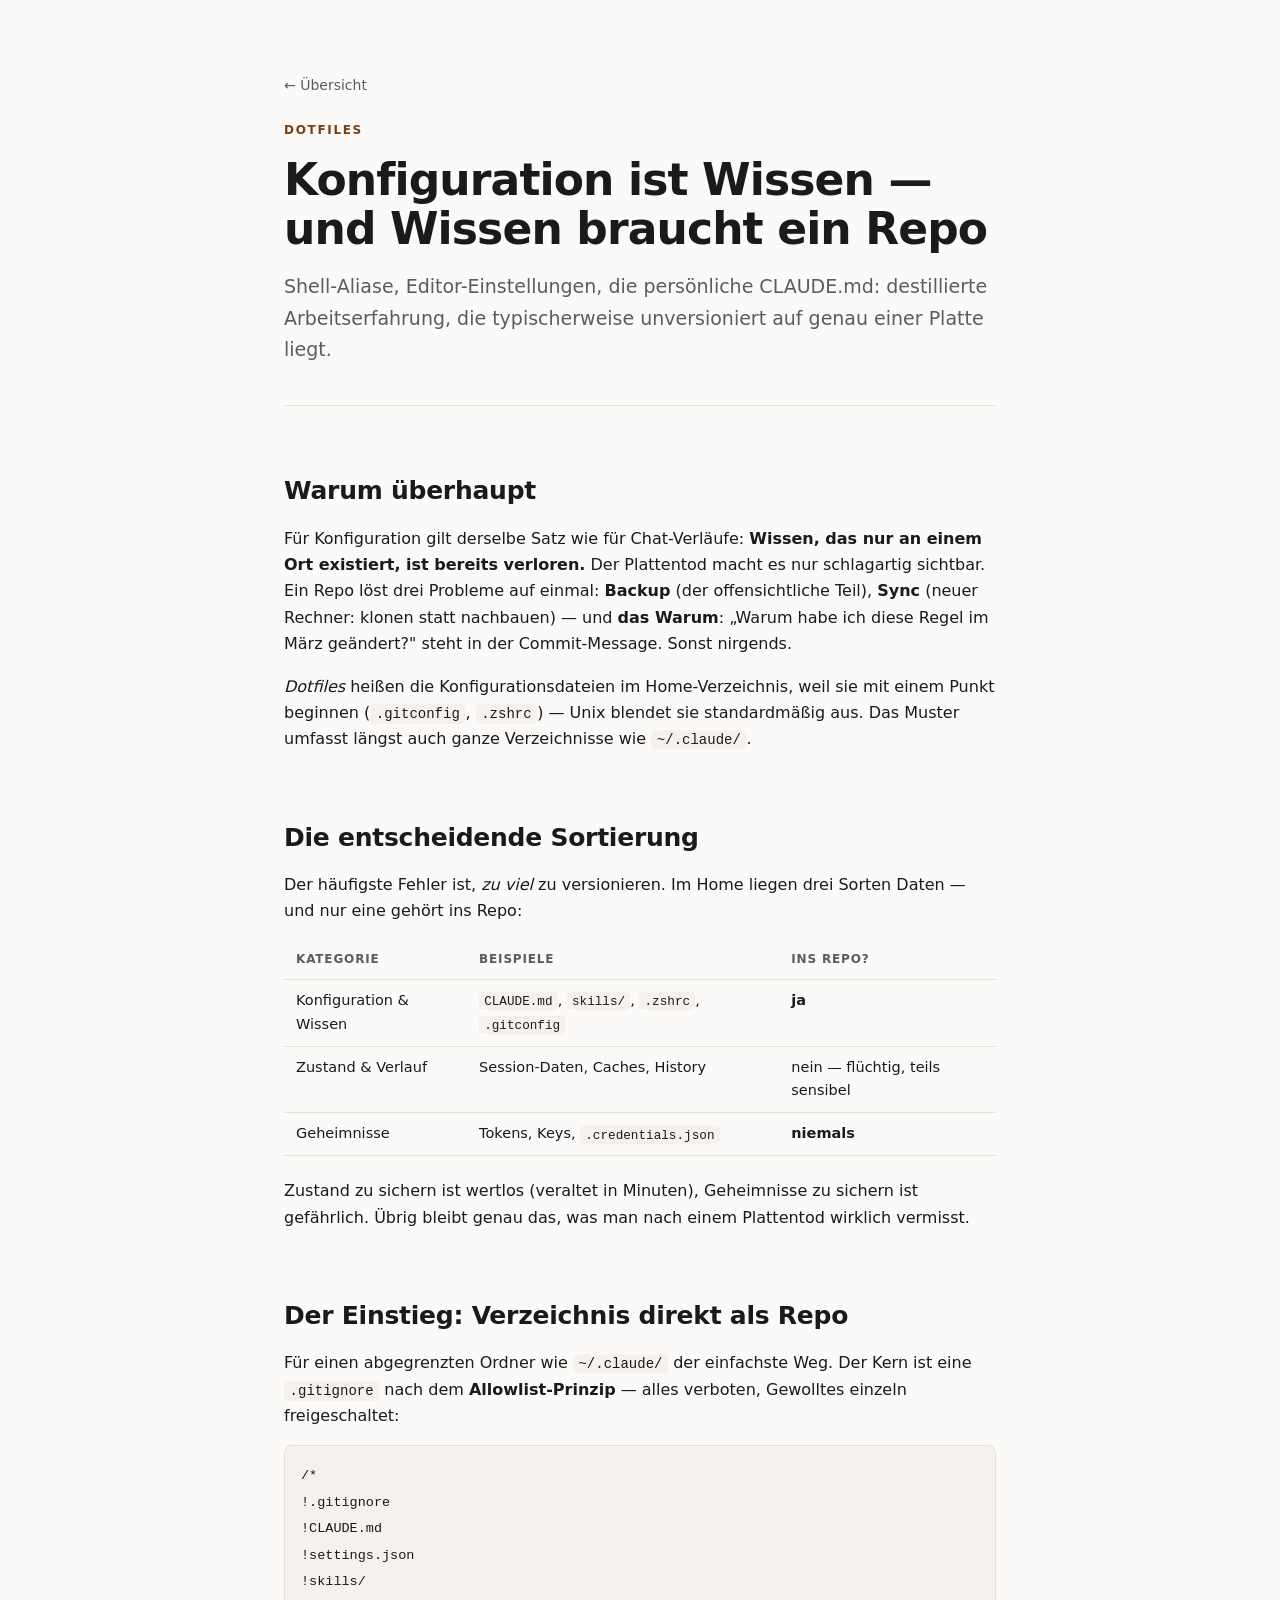
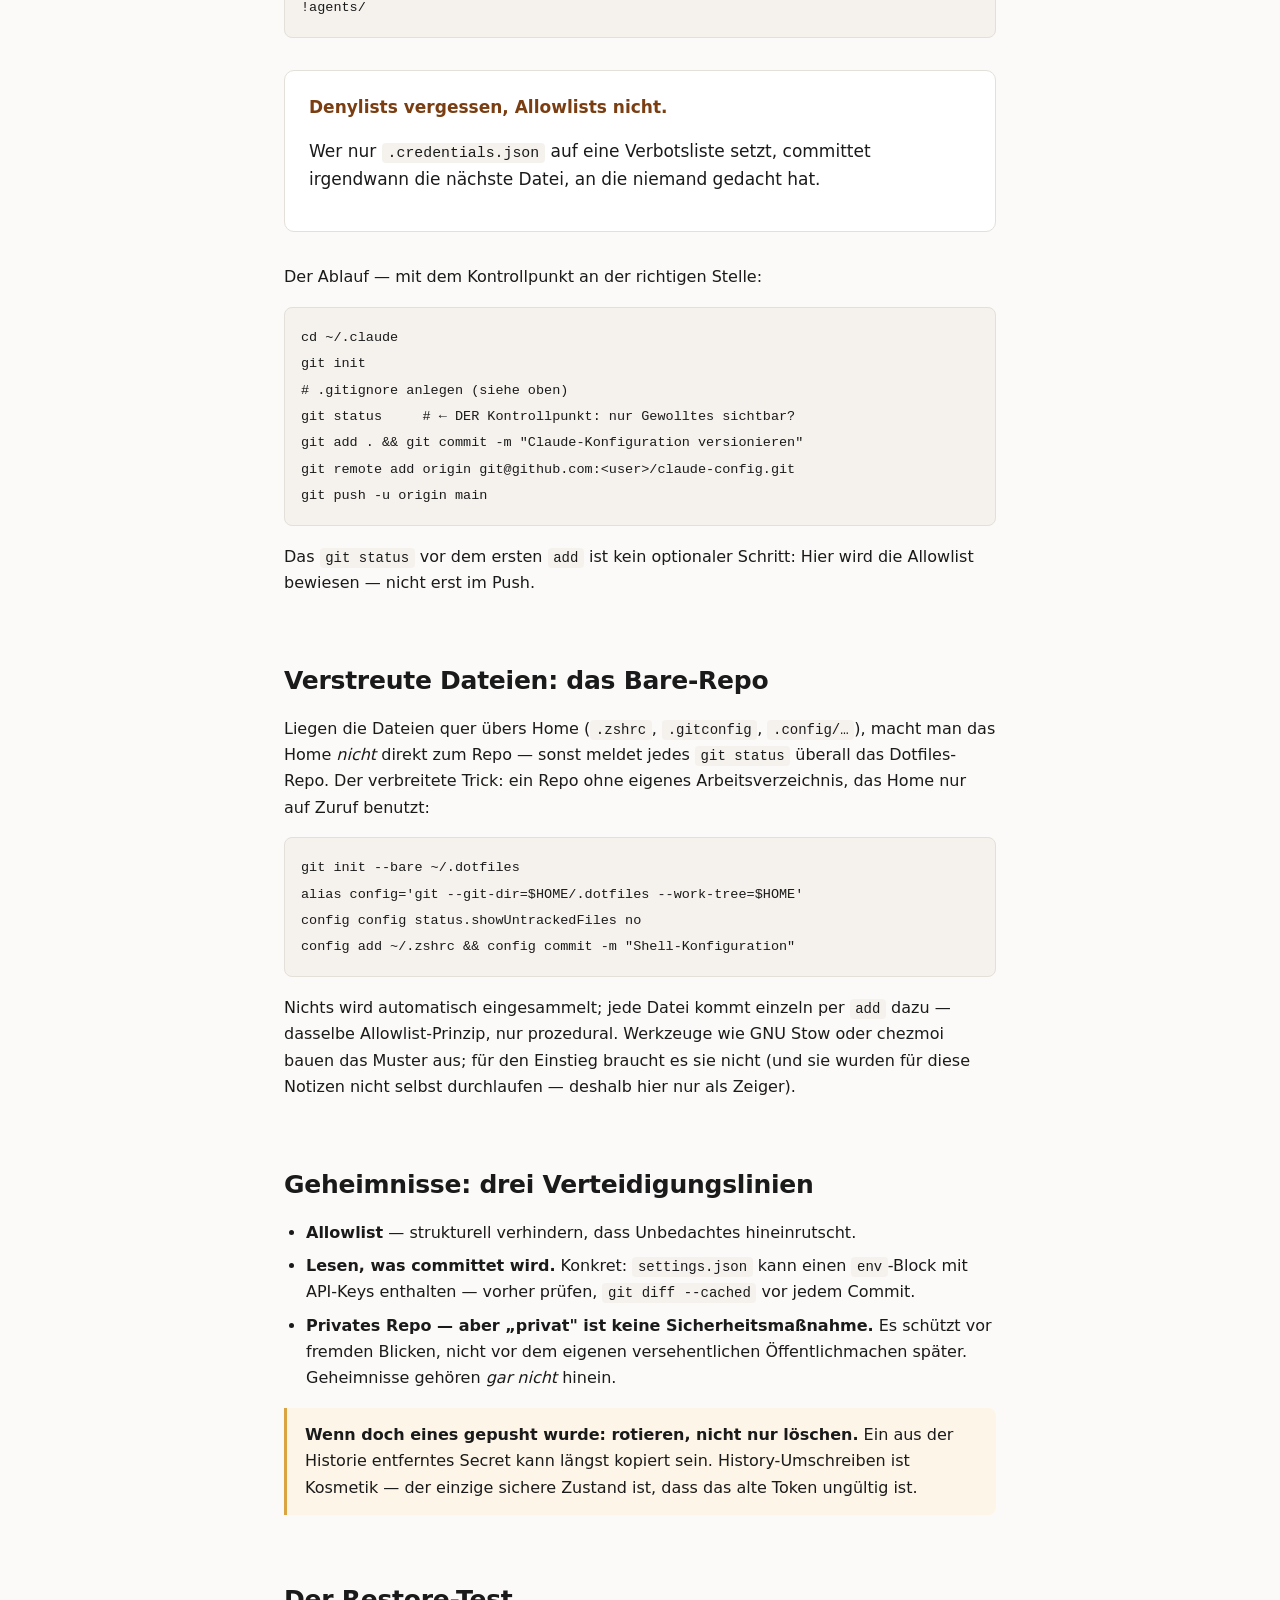
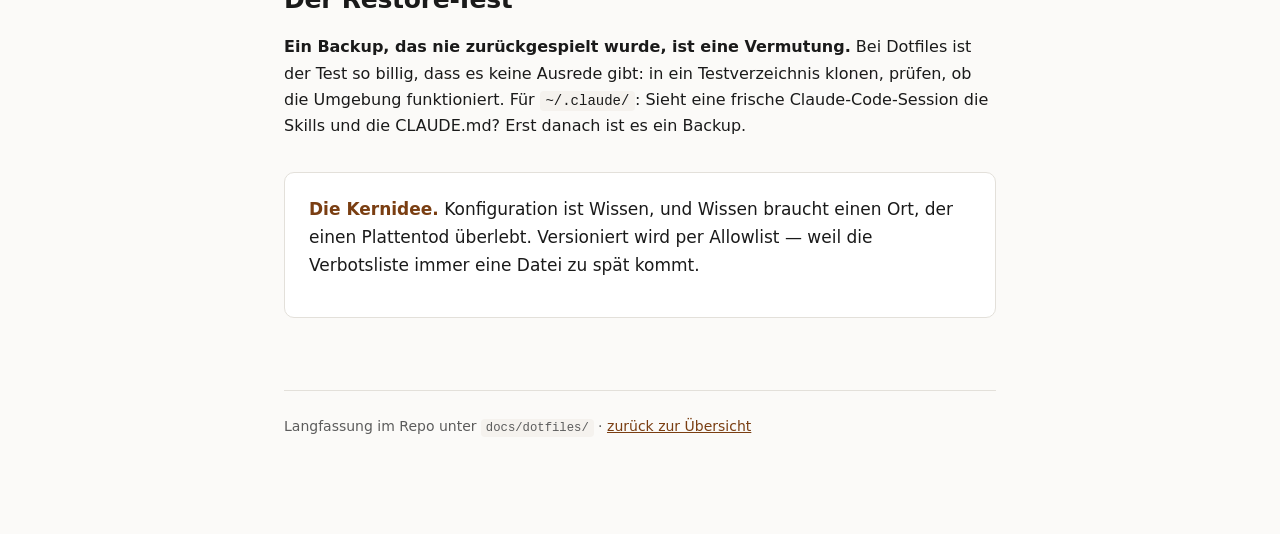
<file: site/dotfiles.html>
<!doctype html>
<html lang="de">
<head>
<meta charset="utf-8">
<meta name="viewport" content="width=device-width, initial-scale=1">
<title>Dotfiles: Konfiguration als Repo — edu</title>
<meta name="description" content="Warum persönliche Konfiguration ein Git-Repo verdient, was hinein gehört und was niemals — und warum die Allowlist gewinnt.">
<link rel="stylesheet" href="style.css">
</head>
<body>
<div class="wrap">

<header>
  <a class="back" href="index.html">← Übersicht</a>
  <p class="kicker">Dotfiles</p>
  <h1>Konfiguration ist Wissen —<br>und Wissen braucht ein Repo</h1>
  <p class="lede">
    Shell-Aliase, Editor-Einstellungen, die persönliche CLAUDE.md: destillierte
    Arbeitserfahrung, die typischerweise unversioniert auf genau einer Platte liegt.
  </p>
</header>

<h2>Warum überhaupt</h2>

<p>
  Für Konfiguration gilt derselbe Satz wie für Chat-Verläufe: <strong>Wissen, das nur an
  einem Ort existiert, ist bereits verloren.</strong> Der Plattentod macht es nur
  schlagartig sichtbar. Ein Repo löst drei Probleme auf einmal: <strong>Backup</strong>
  (der offensichtliche Teil), <strong>Sync</strong> (neuer Rechner: klonen statt
  nachbauen) — und <strong>das Warum</strong>: „Warum habe ich diese Regel im März
  geändert?" steht in der Commit-Message. Sonst nirgends.
</p>

<p>
  <em>Dotfiles</em> heißen die Konfigurationsdateien im Home-Verzeichnis, weil sie mit
  einem Punkt beginnen (<code>.gitconfig</code>, <code>.zshrc</code>) — Unix blendet sie
  standardmäßig aus. Das Muster umfasst längst auch ganze Verzeichnisse wie
  <code>~/.claude/</code>.
</p>

<h2>Die entscheidende Sortierung</h2>

<p>
  Der häufigste Fehler ist, <em>zu viel</em> zu versionieren. Im Home liegen drei Sorten
  Daten — und nur eine gehört ins Repo:
</p>

<div class="tbl">
<table>
  <tr><th>Kategorie</th><th>Beispiele</th><th>Ins Repo?</th></tr>
  <tr><td>Konfiguration &amp; Wissen</td><td><code>CLAUDE.md</code>, <code>skills/</code>, <code>.zshrc</code>, <code>.gitconfig</code></td><td><strong>ja</strong></td></tr>
  <tr><td>Zustand &amp; Verlauf</td><td>Session-Daten, Caches, History</td><td>nein — flüchtig, teils sensibel</td></tr>
  <tr><td>Geheimnisse</td><td>Tokens, Keys, <code>.credentials.json</code></td><td><strong>niemals</strong></td></tr>
</table>
</div>

<p>
  Zustand zu sichern ist wertlos (veraltet in Minuten), Geheimnisse zu sichern ist
  gefährlich. Übrig bleibt genau das, was man nach einem Plattentod wirklich vermisst.
</p>

<h2>Der Einstieg: Verzeichnis direkt als Repo</h2>

<p>
  Für einen abgegrenzten Ordner wie <code>~/.claude/</code> der einfachste Weg. Der Kern
  ist eine <code>.gitignore</code> nach dem <strong>Allowlist-Prinzip</strong> — alles
  verboten, Gewolltes einzeln freigeschaltet:
</p>

<pre><code>/*
!.gitignore
!CLAUDE.md
!settings.json
!skills/
!agents/</code></pre>

<div class="key">
  <p><strong>Denylists vergessen, Allowlists nicht.</strong></p>
  <p style="margin-top:12px">
    Wer nur <code>.credentials.json</code> auf eine Verbotsliste setzt, committet
    irgendwann die nächste Datei, an die niemand gedacht hat.
  </p>
</div>

<p>Der Ablauf — mit dem Kontrollpunkt an der richtigen Stelle:</p>

<pre><code>cd ~/.claude
git init
# .gitignore anlegen (siehe oben)
git status     # ← DER Kontrollpunkt: nur Gewolltes sichtbar?
git add . &amp;&amp; git commit -m "Claude-Konfiguration versionieren"
git remote add origin git@github.com:&lt;user&gt;/claude-config.git
git push -u origin main</code></pre>

<p>
  Das <code>git status</code> vor dem ersten <code>add</code> ist kein optionaler
  Schritt: Hier wird die Allowlist bewiesen — nicht erst im Push.
</p>

<h2>Verstreute Dateien: das Bare-Repo</h2>

<p>
  Liegen die Dateien quer übers Home (<code>.zshrc</code>, <code>.gitconfig</code>,
  <code>.config/…</code>), macht man das Home <em>nicht</em> direkt zum Repo — sonst
  meldet jedes <code>git status</code> überall das Dotfiles-Repo. Der verbreitete
  Trick: ein Repo ohne eigenes Arbeitsverzeichnis, das Home nur auf Zuruf benutzt:
</p>

<pre><code>git init --bare ~/.dotfiles
alias config='git --git-dir=$HOME/.dotfiles --work-tree=$HOME'
config config status.showUntrackedFiles no
config add ~/.zshrc &amp;&amp; config commit -m "Shell-Konfiguration"</code></pre>

<p>
  Nichts wird automatisch eingesammelt; jede Datei kommt einzeln per <code>add</code>
  dazu — dasselbe Allowlist-Prinzip, nur prozedural. Werkzeuge wie GNU Stow oder
  chezmoi bauen das Muster aus; für den Einstieg braucht es sie nicht (und sie wurden
  für diese Notizen nicht selbst durchlaufen — deshalb hier nur als Zeiger).
</p>

<h2>Geheimnisse: drei Verteidigungslinien</h2>

<ul>
  <li><strong>Allowlist</strong> — strukturell verhindern, dass Unbedachtes hineinrutscht.</li>
  <li><strong>Lesen, was committet wird.</strong> Konkret: <code>settings.json</code> kann
  einen <code>env</code>-Block mit API-Keys enthalten — vorher prüfen,
  <code>git diff --cached</code> vor jedem Commit.</li>
  <li><strong>Privates Repo — aber „privat" ist keine Sicherheitsmaßnahme.</strong> Es
  schützt vor fremden Blicken, nicht vor dem eigenen versehentlichen Öffentlichmachen
  später. Geheimnisse gehören <em>gar nicht</em> hinein.</li>
</ul>

<div class="warn">
  <p><strong>Wenn doch eines gepusht wurde: rotieren, nicht nur löschen.</strong> Ein aus
  der Historie entferntes Secret kann längst kopiert sein. History-Umschreiben ist
  Kosmetik — der einzige sichere Zustand ist, dass das alte Token ungültig ist.</p>
</div>

<h2>Der Restore-Test</h2>

<p>
  <strong>Ein Backup, das nie zurückgespielt wurde, ist eine Vermutung.</strong> Bei
  Dotfiles ist der Test so billig, dass es keine Ausrede gibt: in ein Testverzeichnis
  klonen, prüfen, ob die Umgebung funktioniert. Für <code>~/.claude/</code>: Sieht eine
  frische Claude-Code-Session die Skills und die CLAUDE.md? Erst danach ist es ein
  Backup.
</p>

<div class="key">
  <p><strong>Die Kernidee.</strong> Konfiguration ist Wissen, und Wissen braucht einen
  Ort, der einen Plattentod überlebt. Versioniert wird per Allowlist — weil die
  Verbotsliste immer eine Datei zu spät kommt.</p>
</div>

<footer>
  Langfassung im Repo unter <code>docs/dotfiles/</code> ·
  <a href="index.html">zurück zur Übersicht</a>
</footer>

</div>
</body>
</html>
</file>
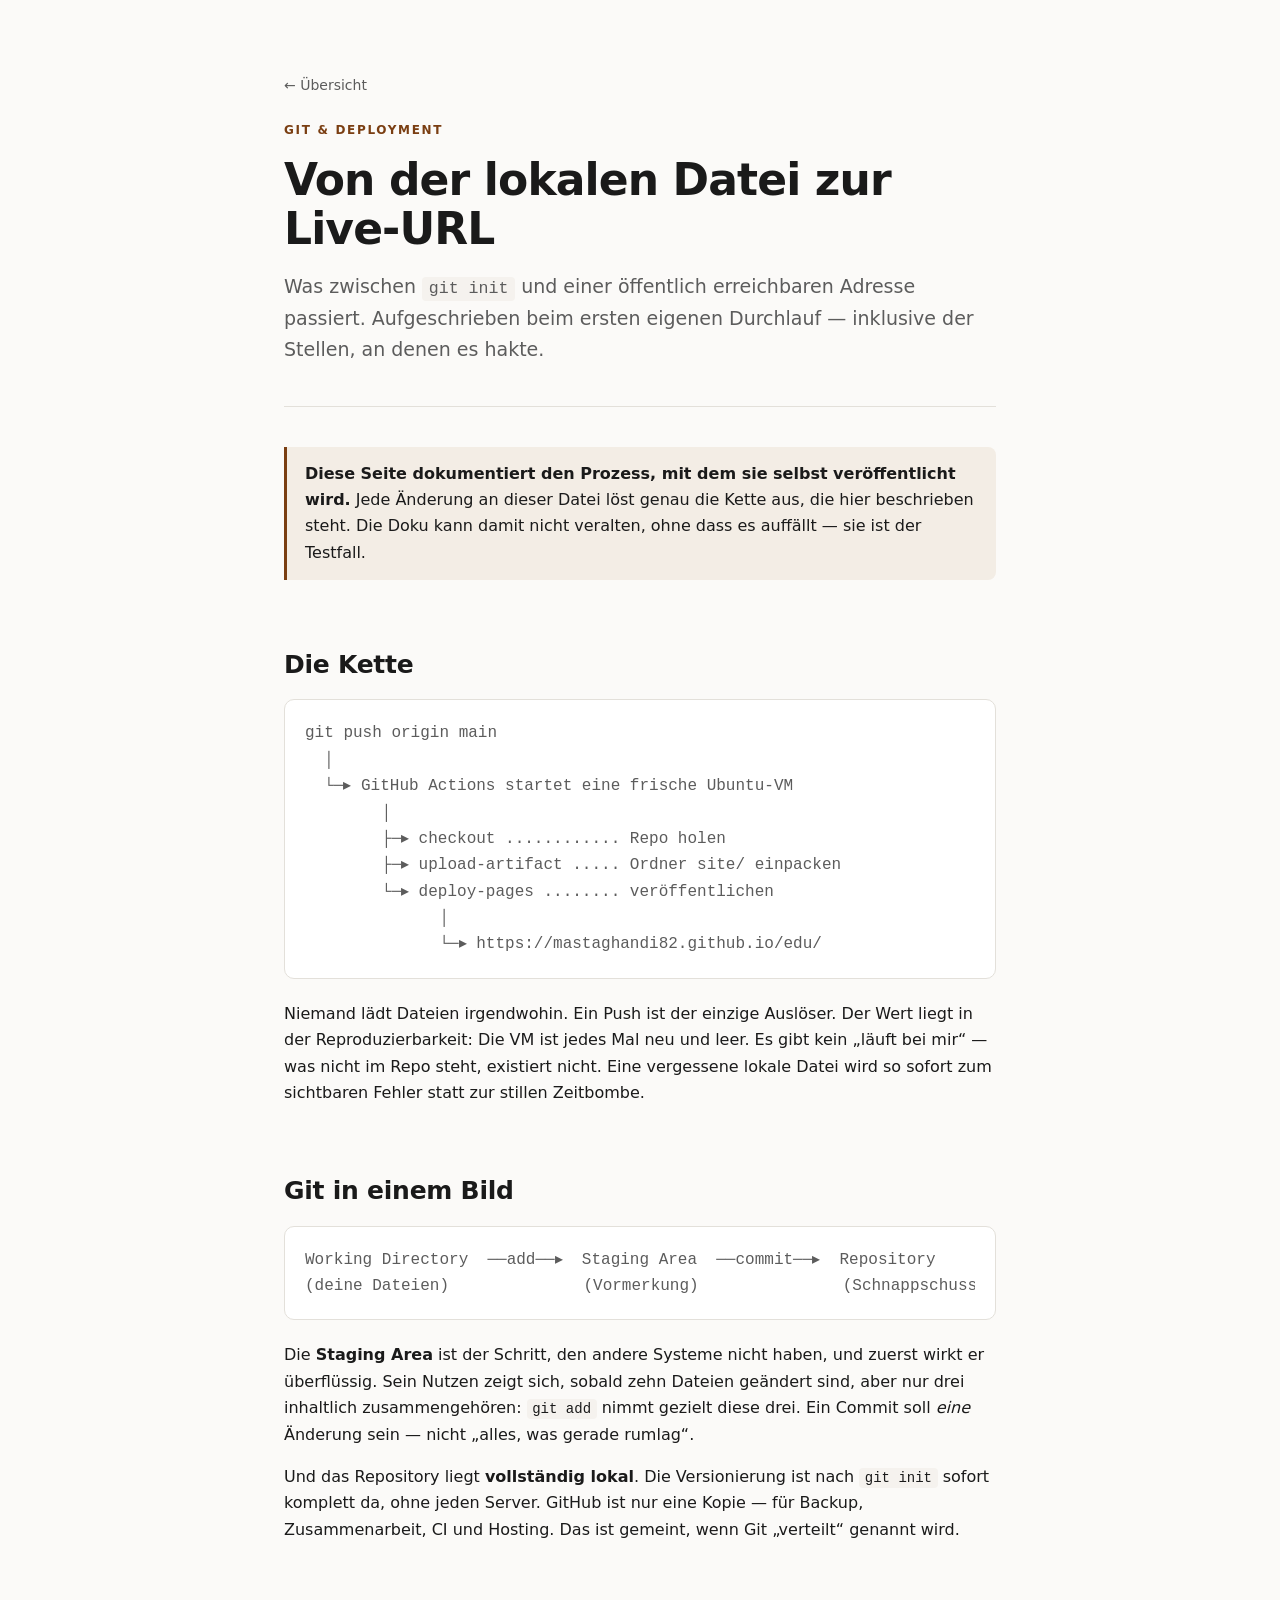
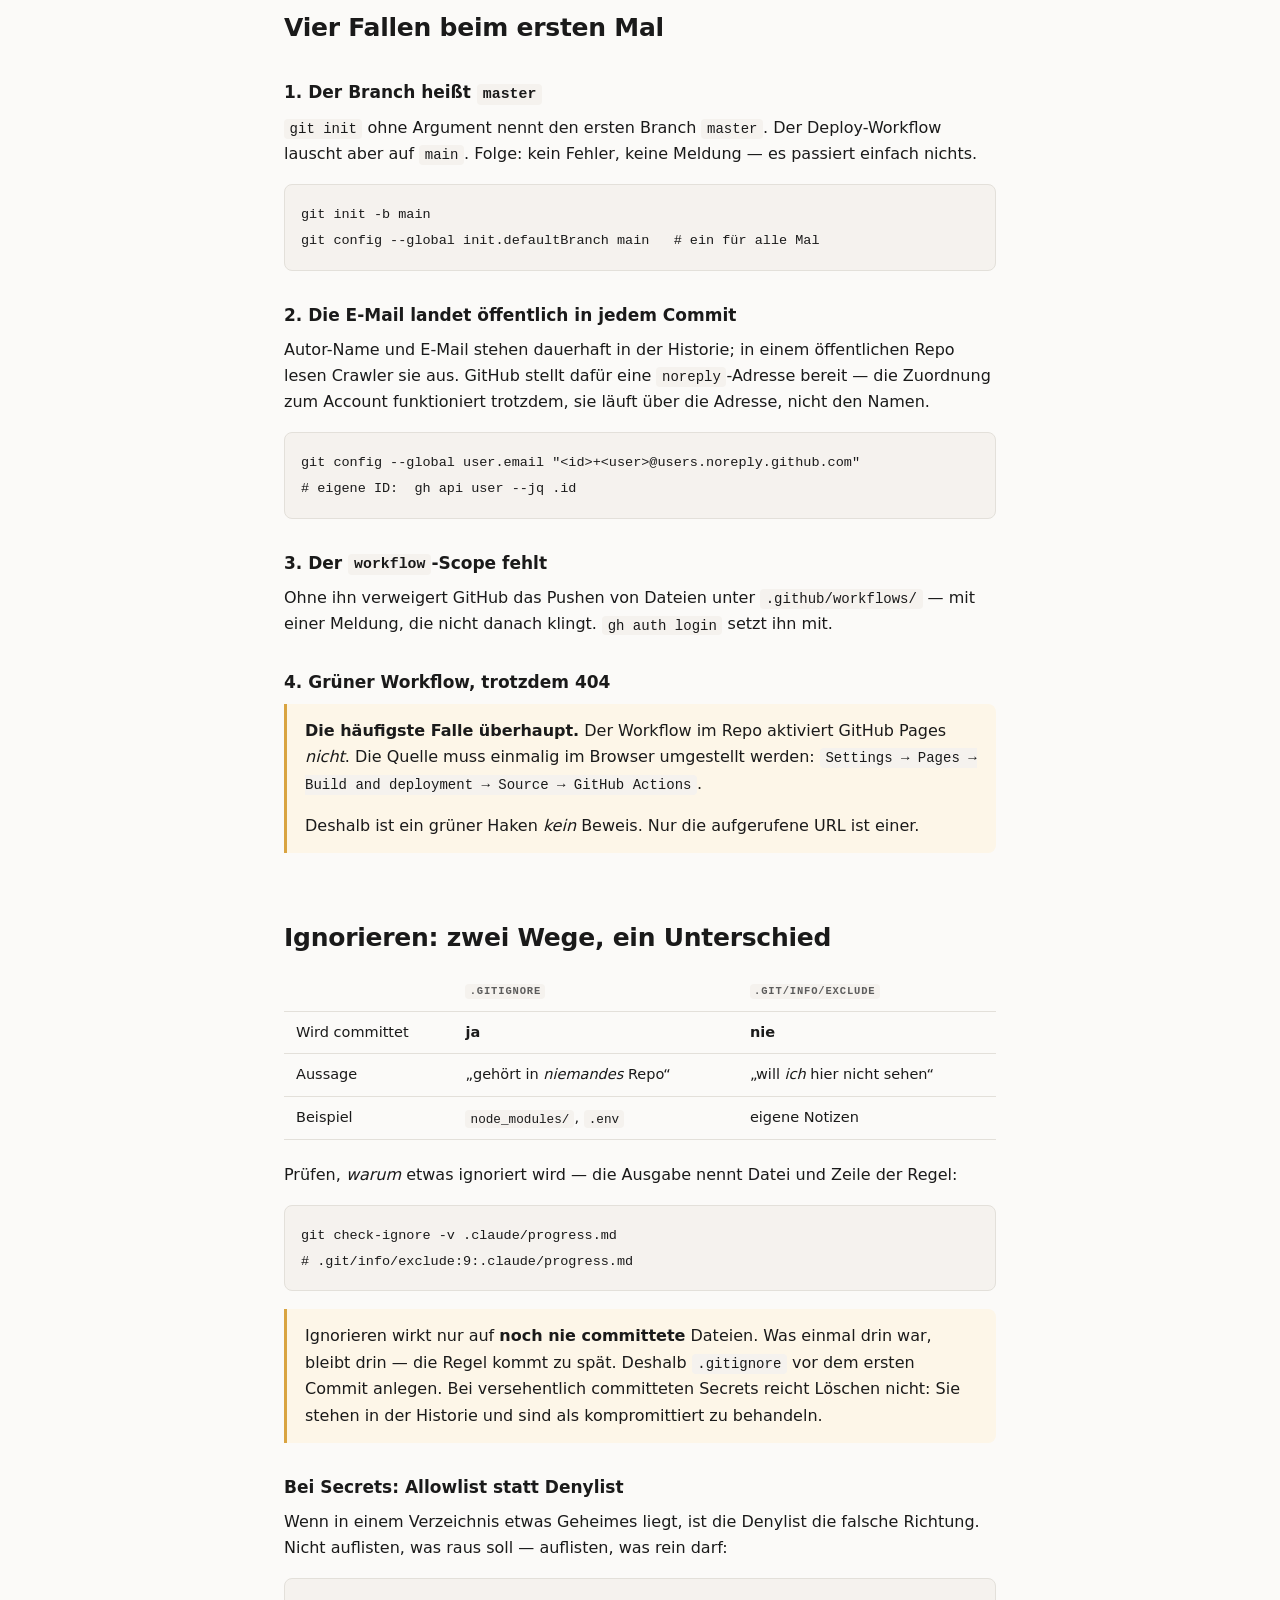
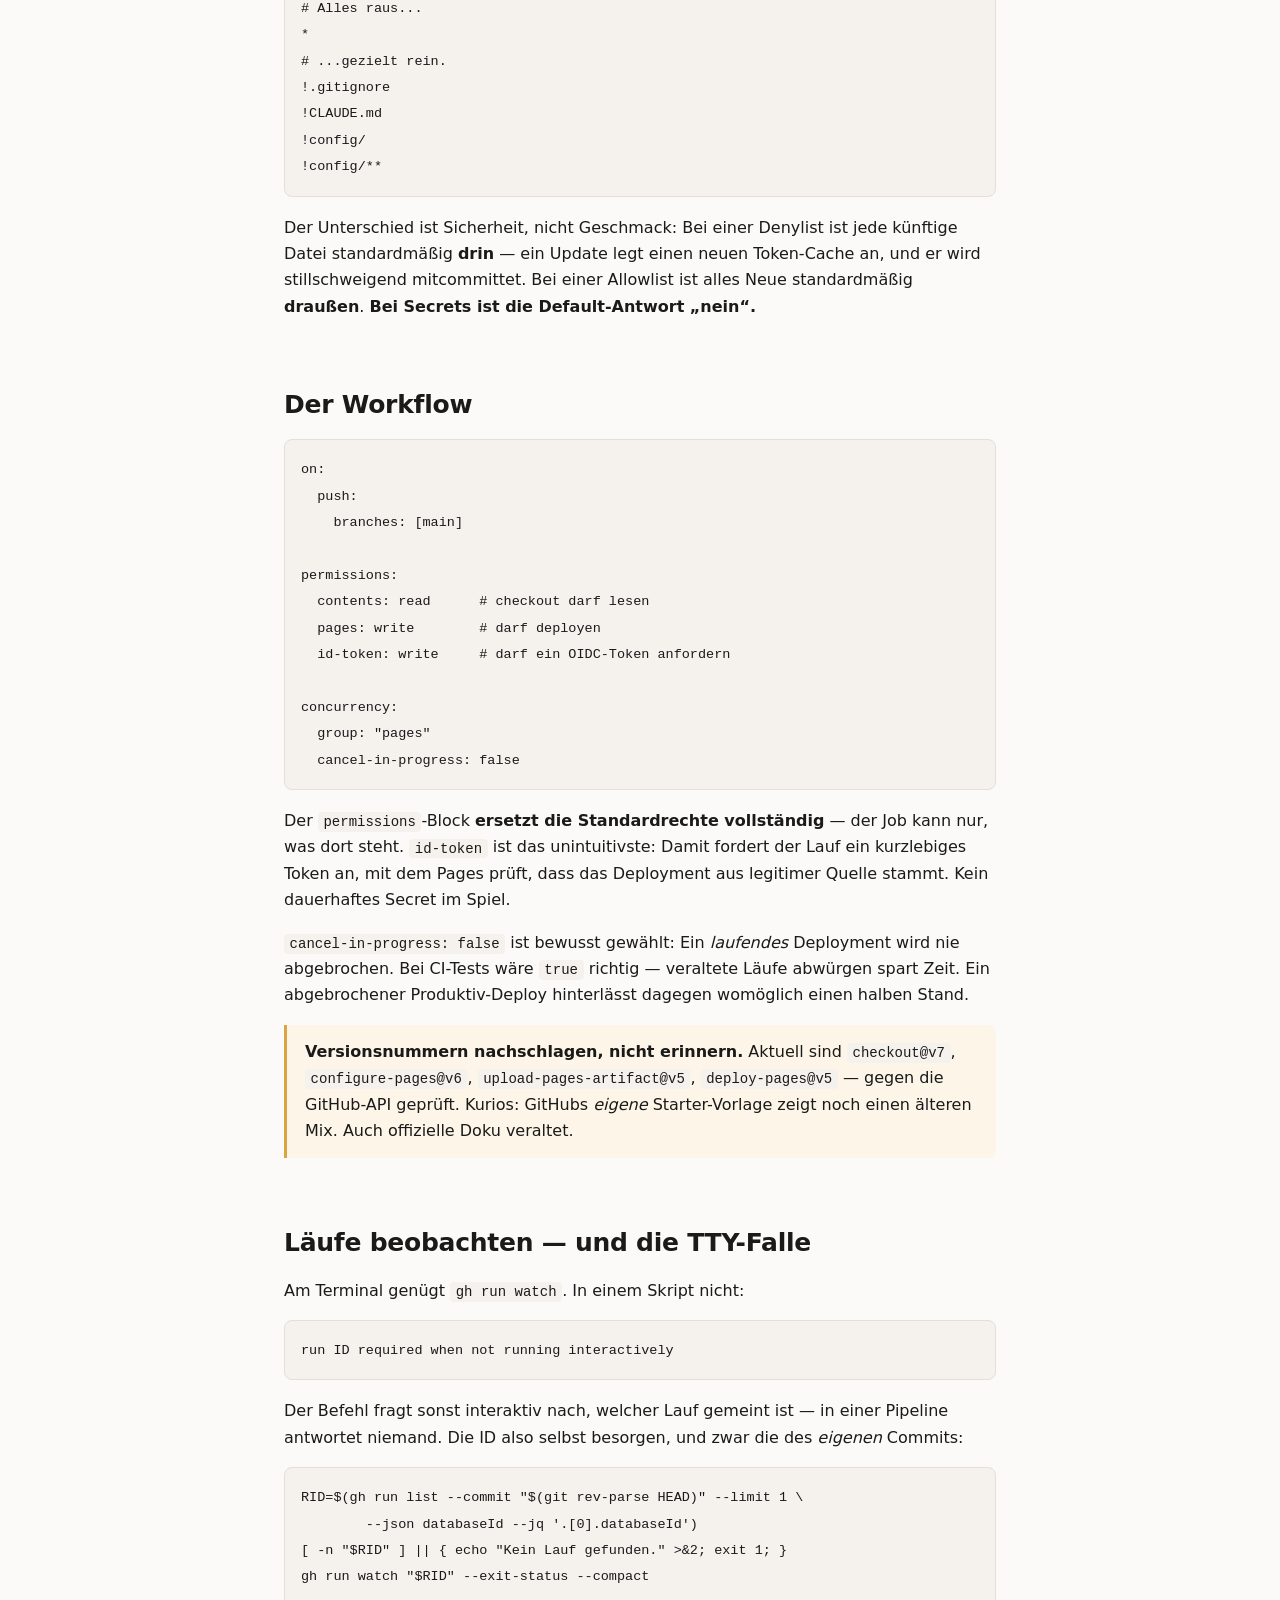
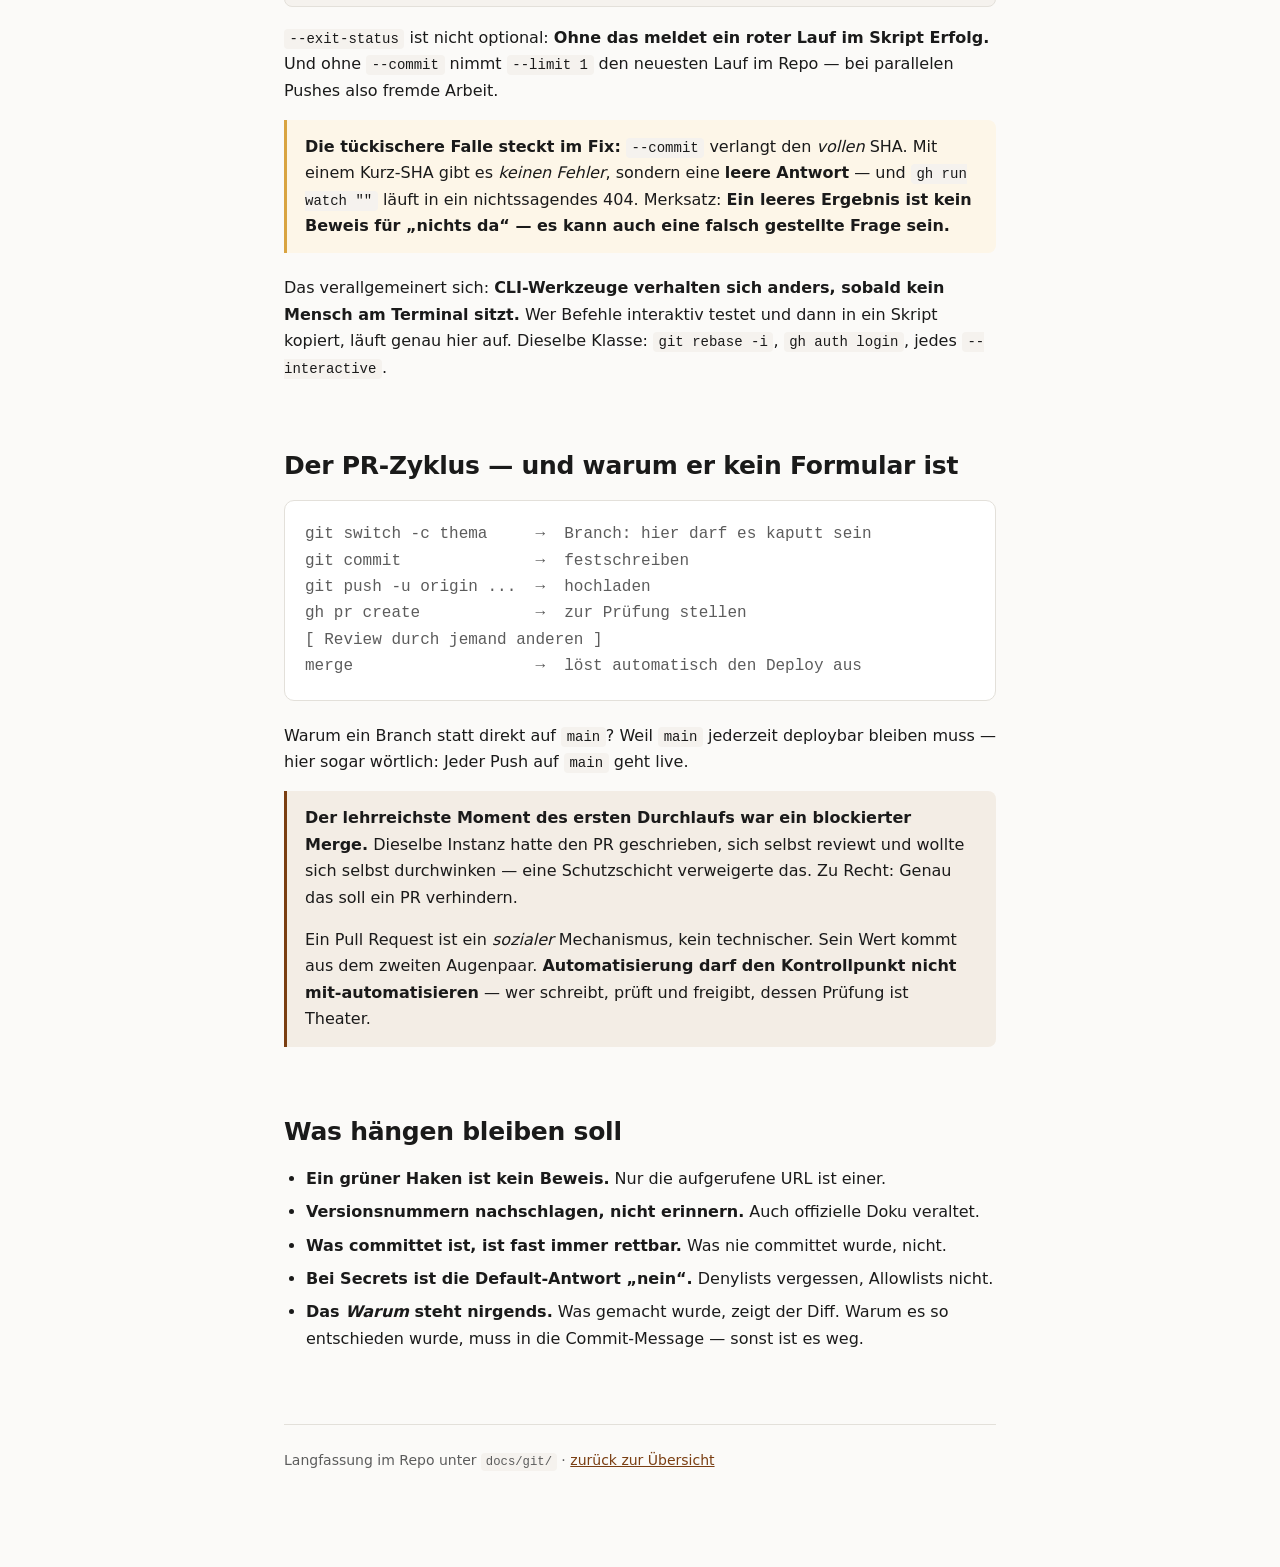
<file: site/git-deployment.html>
<!doctype html>
<html lang="de">
<head>
<meta charset="utf-8">
<meta name="viewport" content="width=device-width, initial-scale=1">
<title>Von der lokalen Datei zur Live-URL — edu</title>
<meta name="description" content="Was zwischen git init und einer öffentlich erreichbaren Adresse passiert. Notizen aus dem ersten eigenen Durchlauf.">
<link rel="stylesheet" href="style.css">
</head>
<body>
<div class="wrap">

<header>
  <a class="back" href="index.html">← Übersicht</a>
  <p class="kicker">Git &amp; Deployment</p>
  <h1>Von der lokalen Datei zur Live-URL</h1>
  <p class="lede">
    Was zwischen <code>git init</code> und einer öffentlich erreichbaren Adresse passiert.
    Aufgeschrieben beim ersten eigenen Durchlauf — inklusive der Stellen, an denen es hakte.
  </p>
</header>

<div class="note">
  <p><strong>Diese Seite dokumentiert den Prozess, mit dem sie selbst veröffentlicht wird.</strong>
  Jede Änderung an dieser Datei löst genau die Kette aus, die hier beschrieben steht. Die Doku
  kann damit nicht veralten, ohne dass es auffällt — sie ist der Testfall.</p>
</div>

<h2>Die Kette</h2>

<div class="flow">
<pre>git push origin main
  │
  └─▸ GitHub Actions startet eine frische Ubuntu-VM
        │
        ├─▸ checkout ............ Repo holen
        ├─▸ upload-artifact ..... Ordner site/ einpacken
        └─▸ deploy-pages ........ veröffentlichen
              │
              └─▸ https://mastaghandi82.github.io/edu/</pre>
</div>

<p>
  Niemand lädt Dateien irgendwohin. Ein Push ist der einzige Auslöser. Der Wert liegt in der
  Reproduzierbarkeit: Die VM ist jedes Mal neu und leer. Es gibt kein „läuft bei mir“ — was
  nicht im Repo steht, existiert nicht. Eine vergessene lokale Datei wird so sofort zum
  sichtbaren Fehler statt zur stillen Zeitbombe.
</p>

<h2>Git in einem Bild</h2>

<div class="flow">
<pre>Working Directory  ──add──▸  Staging Area  ──commit──▸  Repository
(deine Dateien)              (Vormerkung)               (Schnappschuss)</pre>
</div>

<p>
  Die <strong>Staging Area</strong> ist der Schritt, den andere Systeme nicht haben, und
  zuerst wirkt er überflüssig. Sein Nutzen zeigt sich, sobald zehn Dateien geändert sind, aber
  nur drei inhaltlich zusammengehören: <code>git add</code> nimmt gezielt diese drei. Ein
  Commit soll <em>eine</em> Änderung sein — nicht „alles, was gerade rumlag“.
</p>

<p>
  Und das Repository liegt <strong>vollständig lokal</strong>. Die Versionierung ist nach
  <code>git init</code> sofort komplett da, ohne jeden Server. GitHub ist nur eine Kopie —
  für Backup, Zusammenarbeit, CI und Hosting. Das ist gemeint, wenn Git „verteilt“ genannt
  wird.
</p>

<h2>Vier Fallen beim ersten Mal</h2>

<h3>1. Der Branch heißt <code>master</code></h3>
<p>
  <code>git init</code> ohne Argument nennt den ersten Branch <code>master</code>. Der
  Deploy-Workflow lauscht aber auf <code>main</code>. Folge: kein Fehler, keine Meldung — es
  passiert einfach nichts.
</p>
<pre><code>git init -b main
git config --global init.defaultBranch main   # ein für alle Mal</code></pre>

<h3>2. Die E-Mail landet öffentlich in jedem Commit</h3>
<p>
  Autor-Name und E-Mail stehen dauerhaft in der Historie; in einem öffentlichen Repo lesen
  Crawler sie aus. GitHub stellt dafür eine <code>noreply</code>-Adresse bereit — die
  Zuordnung zum Account funktioniert trotzdem, sie läuft über die Adresse, nicht den Namen.
</p>
<pre><code>git config --global user.email "&lt;id&gt;+&lt;user&gt;@users.noreply.github.com"
# eigene ID:  gh api user --jq .id</code></pre>

<h3>3. Der <code>workflow</code>-Scope fehlt</h3>
<p>
  Ohne ihn verweigert GitHub das Pushen von Dateien unter <code>.github/workflows/</code> —
  mit einer Meldung, die nicht danach klingt. <code>gh auth login</code> setzt ihn mit.
</p>

<h3>4. Grüner Workflow, trotzdem 404</h3>
<div class="warn">
  <p><strong>Die häufigste Falle überhaupt.</strong> Der Workflow im Repo aktiviert GitHub
  Pages <em>nicht</em>. Die Quelle muss einmalig im Browser umgestellt werden:
  <code>Settings → Pages → Build and deployment → Source → GitHub Actions</code>.</p>
  <p>Deshalb ist ein grüner Haken <em>kein</em> Beweis. Nur die aufgerufene URL ist einer.</p>
</div>

<h2>Ignorieren: zwei Wege, ein Unterschied</h2>

<div class="tbl">
<table>
  <tr><th></th><th><code>.gitignore</code></th><th><code>.git/info/exclude</code></th></tr>
  <tr><td>Wird committet</td><td><strong>ja</strong></td><td><strong>nie</strong></td></tr>
  <tr><td>Aussage</td><td>„gehört in <em>niemandes</em> Repo“</td><td>„will <em>ich</em> hier nicht sehen“</td></tr>
  <tr><td>Beispiel</td><td><code>node_modules/</code>, <code>.env</code></td><td>eigene Notizen</td></tr>
</table>
</div>

<p>
  Prüfen, <em>warum</em> etwas ignoriert wird — die Ausgabe nennt Datei und Zeile der Regel:
</p>
<pre><code>git check-ignore -v .claude/progress.md
# .git/info/exclude:9:.claude/progress.md</code></pre>

<div class="warn">
  <p>Ignorieren wirkt nur auf <strong>noch nie committete</strong> Dateien. Was einmal drin
  war, bleibt drin — die Regel kommt zu spät. Deshalb <code>.gitignore</code> vor dem ersten
  Commit anlegen. Bei versehentlich committeten Secrets reicht Löschen nicht: Sie stehen in
  der Historie und sind als kompromittiert zu behandeln.</p>
</div>

<h3>Bei Secrets: Allowlist statt Denylist</h3>
<p>
  Wenn in einem Verzeichnis etwas Geheimes liegt, ist die Denylist die falsche Richtung.
  Nicht auflisten, was raus soll — auflisten, was rein darf:
</p>
<pre><code># Alles raus...
*
# ...gezielt rein.
!.gitignore
!CLAUDE.md
!config/
!config/**</code></pre>
<p>
  Der Unterschied ist Sicherheit, nicht Geschmack: Bei einer Denylist ist jede künftige Datei
  standardmäßig <strong>drin</strong> — ein Update legt einen neuen Token-Cache an, und er
  wird stillschweigend mitcommittet. Bei einer Allowlist ist alles Neue standardmäßig
  <strong>draußen</strong>. <strong>Bei Secrets ist die Default-Antwort „nein“.</strong>
</p>

<h2>Der Workflow</h2>

<pre><code>on:
  push:
    branches: [main]

permissions:
  contents: read      # checkout darf lesen
  pages: write        # darf deployen
  id-token: write     # darf ein OIDC-Token anfordern

concurrency:
  group: "pages"
  cancel-in-progress: false</code></pre>

<p>
  Der <code>permissions</code>-Block <strong>ersetzt die Standardrechte vollständig</strong> —
  der Job kann nur, was dort steht. <code>id-token</code> ist das unintuitivste: Damit fordert
  der Lauf ein kurzlebiges Token an, mit dem Pages prüft, dass das Deployment aus legitimer
  Quelle stammt. Kein dauerhaftes Secret im Spiel.
</p>
<p>
  <code>cancel-in-progress: false</code> ist bewusst gewählt: Ein <em>laufendes</em> Deployment
  wird nie abgebrochen. Bei CI-Tests wäre <code>true</code> richtig — veraltete Läufe
  abwürgen spart Zeit. Ein abgebrochener Produktiv-Deploy hinterlässt dagegen womöglich einen
  halben Stand.
</p>

<div class="warn">
  <p><strong>Versionsnummern nachschlagen, nicht erinnern.</strong> Aktuell sind
  <code>checkout@v7</code>, <code>configure-pages@v6</code>,
  <code>upload-pages-artifact@v5</code>, <code>deploy-pages@v5</code> — gegen die GitHub-API
  geprüft. Kurios: GitHubs <em>eigene</em> Starter-Vorlage zeigt noch einen älteren Mix. Auch
  offizielle Doku veraltet.</p>
</div>

<h2>Läufe beobachten — und die TTY-Falle</h2>

<p>
  Am Terminal genügt <code>gh run watch</code>. In einem Skript nicht:
</p>
<pre><code>run ID required when not running interactively</code></pre>
<p>
  Der Befehl fragt sonst interaktiv nach, welcher Lauf gemeint ist — in einer Pipeline
  antwortet niemand. Die ID also selbst besorgen, und zwar die des <em>eigenen</em> Commits:
</p>
<pre><code>RID=$(gh run list --commit "$(git rev-parse HEAD)" --limit 1 \
        --json databaseId --jq '.[0].databaseId')
[ -n "$RID" ] || { echo "Kein Lauf gefunden." >&2; exit 1; }
gh run watch "$RID" --exit-status --compact</code></pre>
<p>
  <code>--exit-status</code> ist nicht optional: <strong>Ohne das meldet ein roter Lauf im
  Skript Erfolg.</strong> Und ohne <code>--commit</code> nimmt <code>--limit 1</code> den
  neuesten Lauf im Repo — bei parallelen Pushes also fremde Arbeit.
</p>

<div class="warn">
  <p><strong>Die tückischere Falle steckt im Fix:</strong> <code>--commit</code> verlangt den
  <em>vollen</em> SHA. Mit einem Kurz-SHA gibt es <em>keinen Fehler</em>, sondern eine
  <strong>leere Antwort</strong> — und <code>gh run watch ""</code> läuft in ein
  nichtssagendes 404. Merksatz: <strong>Ein leeres Ergebnis ist kein Beweis für „nichts da“ —
  es kann auch eine falsch gestellte Frage sein.</strong></p>
</div>

<p>
  Das verallgemeinert sich: <strong>CLI-Werkzeuge verhalten sich anders, sobald kein Mensch am
  Terminal sitzt.</strong> Wer Befehle interaktiv testet und dann in ein Skript kopiert, läuft
  genau hier auf. Dieselbe Klasse: <code>git rebase -i</code>, <code>gh auth login</code>,
  jedes <code>--interactive</code>.
</p>

<h2>Der PR-Zyklus — und warum er kein Formular ist</h2>

<div class="flow">
<pre>git switch -c thema     →  Branch: hier darf es kaputt sein
git commit              →  festschreiben
git push -u origin ...  →  hochladen
gh pr create            →  zur Prüfung stellen
[ Review durch jemand anderen ]
merge                   →  löst automatisch den Deploy aus</pre>
</div>

<p>
  Warum ein Branch statt direkt auf <code>main</code>? Weil <code>main</code> jederzeit
  deploybar bleiben muss — hier sogar wörtlich: Jeder Push auf <code>main</code> geht live.
</p>

<div class="note">
  <p><strong>Der lehrreichste Moment des ersten Durchlaufs war ein blockierter Merge.</strong>
  Dieselbe Instanz hatte den PR geschrieben, sich selbst reviewt und wollte sich selbst
  durchwinken — eine Schutzschicht verweigerte das. Zu Recht: Genau das soll ein PR
  verhindern.</p>
  <p>Ein Pull Request ist ein <em>sozialer</em> Mechanismus, kein technischer. Sein Wert kommt
  aus dem zweiten Augenpaar. <strong>Automatisierung darf den Kontrollpunkt nicht
  mit-automatisieren</strong> — wer schreibt, prüft und freigibt, dessen Prüfung ist Theater.</p>
</div>

<h2>Was hängen bleiben soll</h2>
<ul>
  <li><strong>Ein grüner Haken ist kein Beweis.</strong> Nur die aufgerufene URL ist einer.</li>
  <li><strong>Versionsnummern nachschlagen, nicht erinnern.</strong> Auch offizielle Doku veraltet.</li>
  <li><strong>Was committet ist, ist fast immer rettbar.</strong> Was nie committet wurde, nicht.</li>
  <li><strong>Bei Secrets ist die Default-Antwort „nein“.</strong> Denylists vergessen, Allowlists nicht.</li>
  <li><strong>Das <em>Warum</em> steht nirgends.</strong> Was gemacht wurde, zeigt der Diff.
      Warum es so entschieden wurde, muss in die Commit-Message — sonst ist es weg.</li>
</ul>

<footer>
  Langfassung im Repo unter <code>docs/git/</code> ·
  <a href="index.html">zurück zur Übersicht</a>
</footer>

</div>
</body>
</html>
</file>
<file: site/style.css>
:root {
  --bg: #fbfaf8;
  --surface: #ffffff;
  --text: #1a1a1a;
  --muted: #5c5c5c;
  --line: #e3e0da;
  --accent: #7a3e12;
  --accent-soft: #f3ede5;
  --code-bg: #f5f2ee;
  --warn-bg: #fdf6e8;
  --warn-line: #d9a441;
}
@media (prefers-color-scheme: dark) {
  :root {
    --bg: #16151a;
    --surface: #1e1d23;
    --text: #e8e6e3;
    --muted: #a09d98;
    --line: #33313a;
    --accent: #e0a370;
    --accent-soft: #2a2129;
    --code-bg: #242229;
    --warn-bg: #2a2318;
    --warn-line: #8a6a2a;
  }
}
* { box-sizing: border-box; }
body {
  margin: 0;
  background: var(--bg);
  color: var(--text);
  font: 16px/1.65 ui-sans-serif, system-ui, -apple-system, "Segoe UI", sans-serif;
  -webkit-font-smoothing: antialiased;
}
.wrap { max-width: 760px; margin: 0 auto; padding: 0 24px 96px; }
header { padding: 72px 0 40px; border-bottom: 1px solid var(--line); margin-bottom: 40px; }
.kicker {
  font-size: 12px; letter-spacing: .14em; text-transform: uppercase;
  color: var(--accent); font-weight: 600; margin: 0 0 14px;
}
h1 { font-size: clamp(30px, 5.5vw, 44px); line-height: 1.12; margin: 0 0 18px; letter-spacing: -.02em; }
.lede { font-size: 19px; color: var(--muted); margin: 0; }
h2 { font-size: 25px; margin: 56px 0 14px; letter-spacing: -.01em; padding-top: 8px; }
h3 { font-size: 17px; margin: 30px 0 8px; }
p { margin: 0 0 16px; }
a { color: var(--accent); }
code {
  font-family: ui-monospace, "Cascadia Code", Consolas, monospace;
  font-size: .875em; background: var(--code-bg);
  padding: .14em .4em; border-radius: 4px;
}
pre {
  background: var(--code-bg); border: 1px solid var(--line);
  border-radius: 8px; padding: 16px; overflow-x: auto; margin: 0 0 18px;
}
pre code { background: none; padding: 0; font-size: 13.5px; line-height: 1.6; }
.flow {
  background: var(--surface); border: 1px solid var(--line); border-radius: 10px;
  padding: 20px; margin: 0 0 22px; overflow-x: auto;
}
.flow pre { border: 0; background: none; padding: 0; margin: 0; color: var(--muted); }
.note {
  background: var(--accent-soft); border-left: 3px solid var(--accent);
  padding: 14px 18px; border-radius: 0 8px 8px 0; margin: 0 0 22px;
}
.note p:last-child { margin-bottom: 0; }
.warn {
  background: var(--warn-bg); border-left: 3px solid var(--warn-line);
  padding: 14px 18px; border-radius: 0 8px 8px 0; margin: 0 0 22px;
}
.warn p:last-child { margin-bottom: 0; }
.tbl { overflow-x: auto; margin: 0 0 22px; }
table { border-collapse: collapse; width: 100%; font-size: 14.5px; }
th, td { text-align: left; padding: 9px 12px; border-bottom: 1px solid var(--line); vertical-align: top; }
th { font-size: 12px; text-transform: uppercase; letter-spacing: .07em; color: var(--muted); font-weight: 600; }
td code { white-space: nowrap; }
ul, ol { margin: 0 0 16px; padding-left: 22px; }
li { margin-bottom: 7px; }
.key {
  font-size: 17px; border: 1px solid var(--line); background: var(--surface);
  border-radius: 10px; padding: 22px 24px; margin: 32px 0;
}
.key strong { color: var(--accent); }
footer {
  margin-top: 72px; padding-top: 24px; border-top: 1px solid var(--line);
  color: var(--muted); font-size: 14px;
}

/* --- Übersichtsseite --- */
.cards { display: grid; gap: 16px; margin: 0 0 32px; }
.card {
  display: block; text-decoration: none; color: inherit;
  background: var(--surface); border: 1px solid var(--line);
  border-radius: 10px; padding: 22px 24px;
  transition: border-color .15s ease, transform .15s ease;
}
.card:hover { border-color: var(--accent); transform: translateY(-2px); }
.card h2 { margin: 0 0 8px; font-size: 20px; padding: 0; color: var(--accent); }
.card p { margin: 0; color: var(--muted); font-size: 15px; }
.card .meta {
  margin-top: 12px; font-size: 12.5px; color: var(--muted);
  text-transform: uppercase; letter-spacing: .06em;
}
.soon { opacity: .55; }
.soon:hover { border-color: var(--line); transform: none; }

/* --- Zurück-Link auf Themenseiten --- */
.back {
  display: inline-block; margin-bottom: 24px; font-size: 14px;
  text-decoration: none; color: var(--muted);
}
.back:hover { color: var(--accent); }

@media (prefers-reduced-motion: reduce) {
  .card { transition: none; }
  .card:hover { transform: none; }
}
</file>
